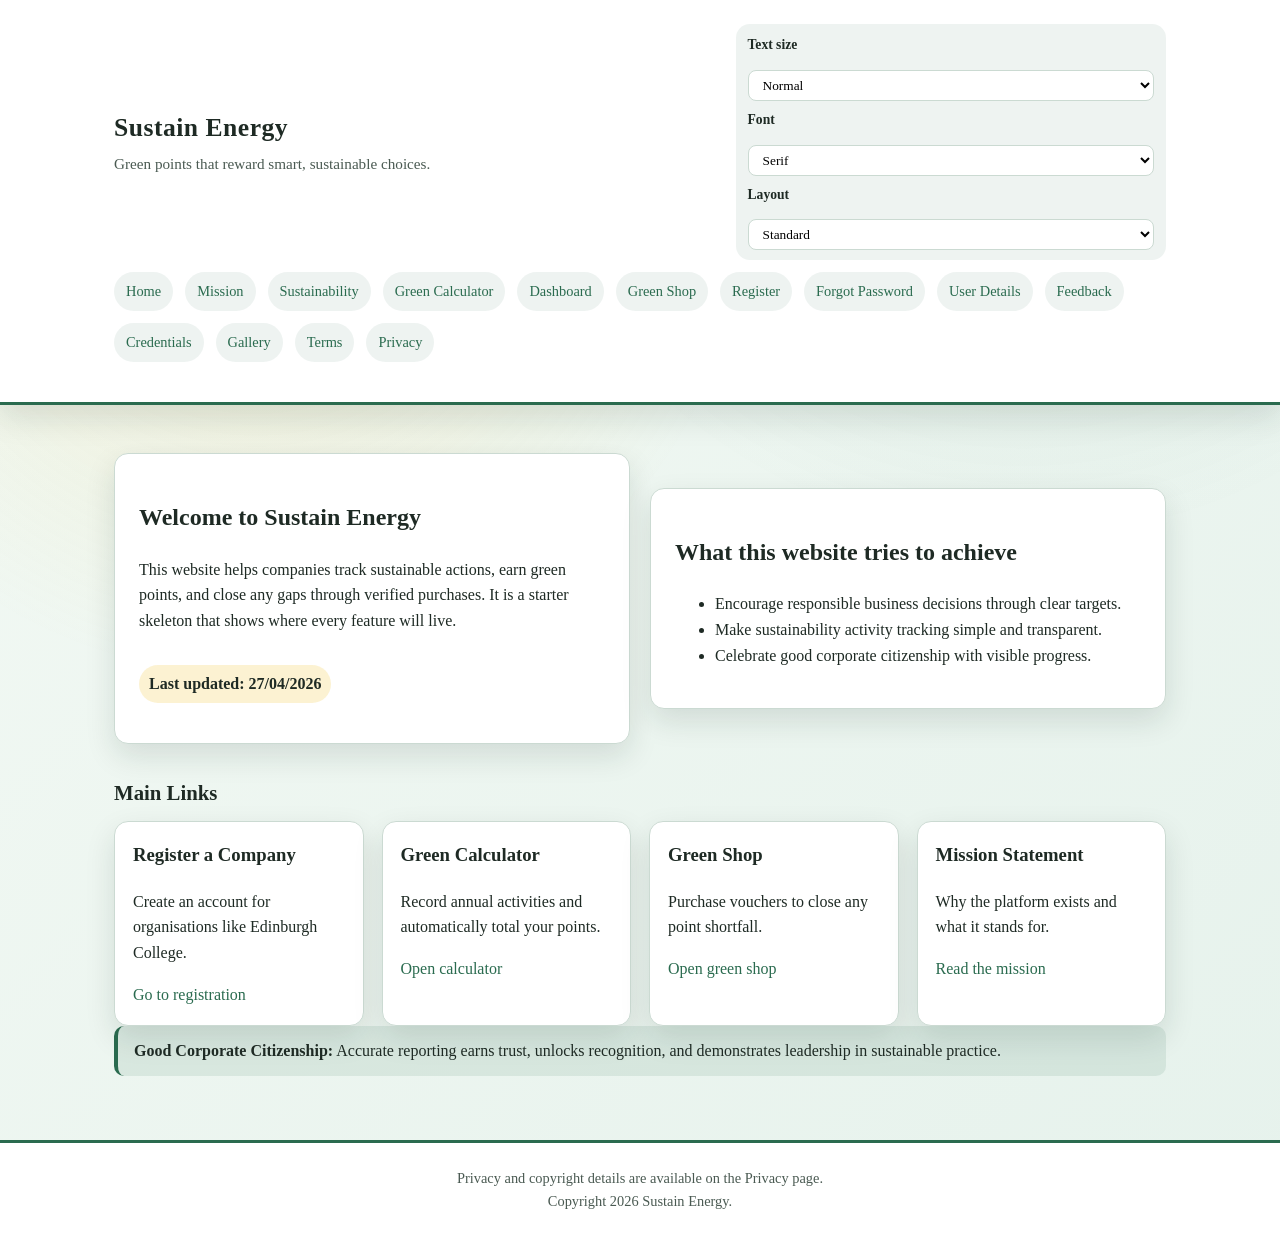
<file: SUSTAIN ENERGY/index.html>
<!doctype html>
<html lang="en-GB">
<head>
  <meta charset="utf-8">
  <meta name="viewport" content="width=device-width, initial-scale=1">
  <title>Sustain Energy | Home</title>
  <link rel="stylesheet" href="assets/css/styles.css">
  <script src="assets/js/app.js" defer></script>
</head>
<body class="fade-in">
  <header class="site-header">
    <div class="container">
      <div class="top-row">
        <div class="brand">
          <div class="brand-title">Sustain Energy</div>
          <div class="tagline">Green points that reward smart, sustainable choices.</div>
        </div>
        <div class="view-controls" aria-label="View controls">
          <label for="font-size">Text size</label>
          <select id="font-size">
            <option value="small">Small</option>
            <option value="normal" selected>Normal</option>
            <option value="large">Large</option>
          </select>
          <label for="font-family">Font</label>
          <select id="font-family">
            <option value="serif" selected>Serif</option>
            <option value="sans">Sans</option>
            <option value="mono">Mono</option>
          </select>
          <label for="layout-mode">Layout</label>
          <select id="layout-mode">
            <option value="standard" selected>Standard</option>
            <option value="compact">Compact</option>
            <option value="wide">Wide</option>
          </select>
        </div>
      </div>
      <nav class="site-nav" aria-label="Main navigation">
        <a href="index.html">Home</a>
        <a href="mission.html">Mission</a>
        <a href="sustainability.html">Sustainability</a>
        <a href="activities.html">Green Calculator</a>
        <a href="dashboard.html">Dashboard</a>
        <a href="shop.html">Green Shop</a>
        <a href="register.html">Register</a>
        <a href="forgot-password.html">Forgot Password</a>
        <a href="user-details.html">User Details</a>
        <a href="feedback.html">Feedback</a>
        <a href="credentials.html">Credentials</a>
        <a href="gallery.html">Gallery</a>
        <a href="terms.html">Terms</a>
        <a href="privacy.html">Privacy</a>
      </nav>
    </div>
  </header>

  <main class="container">
    <section class="hero">
      <div class="hero-card">
        <h1>Welcome to Sustain Energy</h1>
        <p>
          This website helps companies track sustainable actions, earn green points, and close any gaps
          through verified purchases. It is a starter skeleton that shows where every feature will live.
        </p>
        <p class="badge">Last updated: 27/04/2026</p>
      </div>
      <div class="hero-card">
        <h2>What this website tries to achieve</h2>
        <ul>
          <li>Encourage responsible business decisions through clear targets.</li>
          <li>Make sustainability activity tracking simple and transparent.</li>
          <li>Celebrate good corporate citizenship with visible progress.</li>
        </ul>
      </div>
    </section>

    <h2 class="section-title">Main Links</h2>
    <section class="card-grid">
      <article class="card">
        <h3>Register a Company</h3>
        <p>Create an account for organisations like Edinburgh College.</p>
        <a href="register.html">Go to registration</a>
      </article>
      <article class="card">
        <h3>Green Calculator</h3>
        <p>Record annual activities and automatically total your points.</p>
        <a href="activities.html">Open calculator</a>
      </article>
      <article class="card">
        <h3>Green Shop</h3>
        <p>Purchase vouchers to close any point shortfall.</p>
        <a href="shop.html">Open green shop</a>
      </article>
      <article class="card">
        <h3>Mission Statement</h3>
        <p>Why the platform exists and what it stands for.</p>
        <a href="mission.html">Read the mission</a>
      </article>
    </section>

    <section class="notice" aria-live="polite">
      <strong>Good Corporate Citizenship:</strong> Accurate reporting earns trust, unlocks recognition,
      and demonstrates leadership in sustainable practice.
    </section>
  </main>

  <footer class="site-footer">
    <div>Privacy and copyright details are available on the Privacy page.</div>
    <div>Copyright <span id="footer-year">2026</span> Sustain Energy.</div>
  </footer>
</body>
</html>
</file>
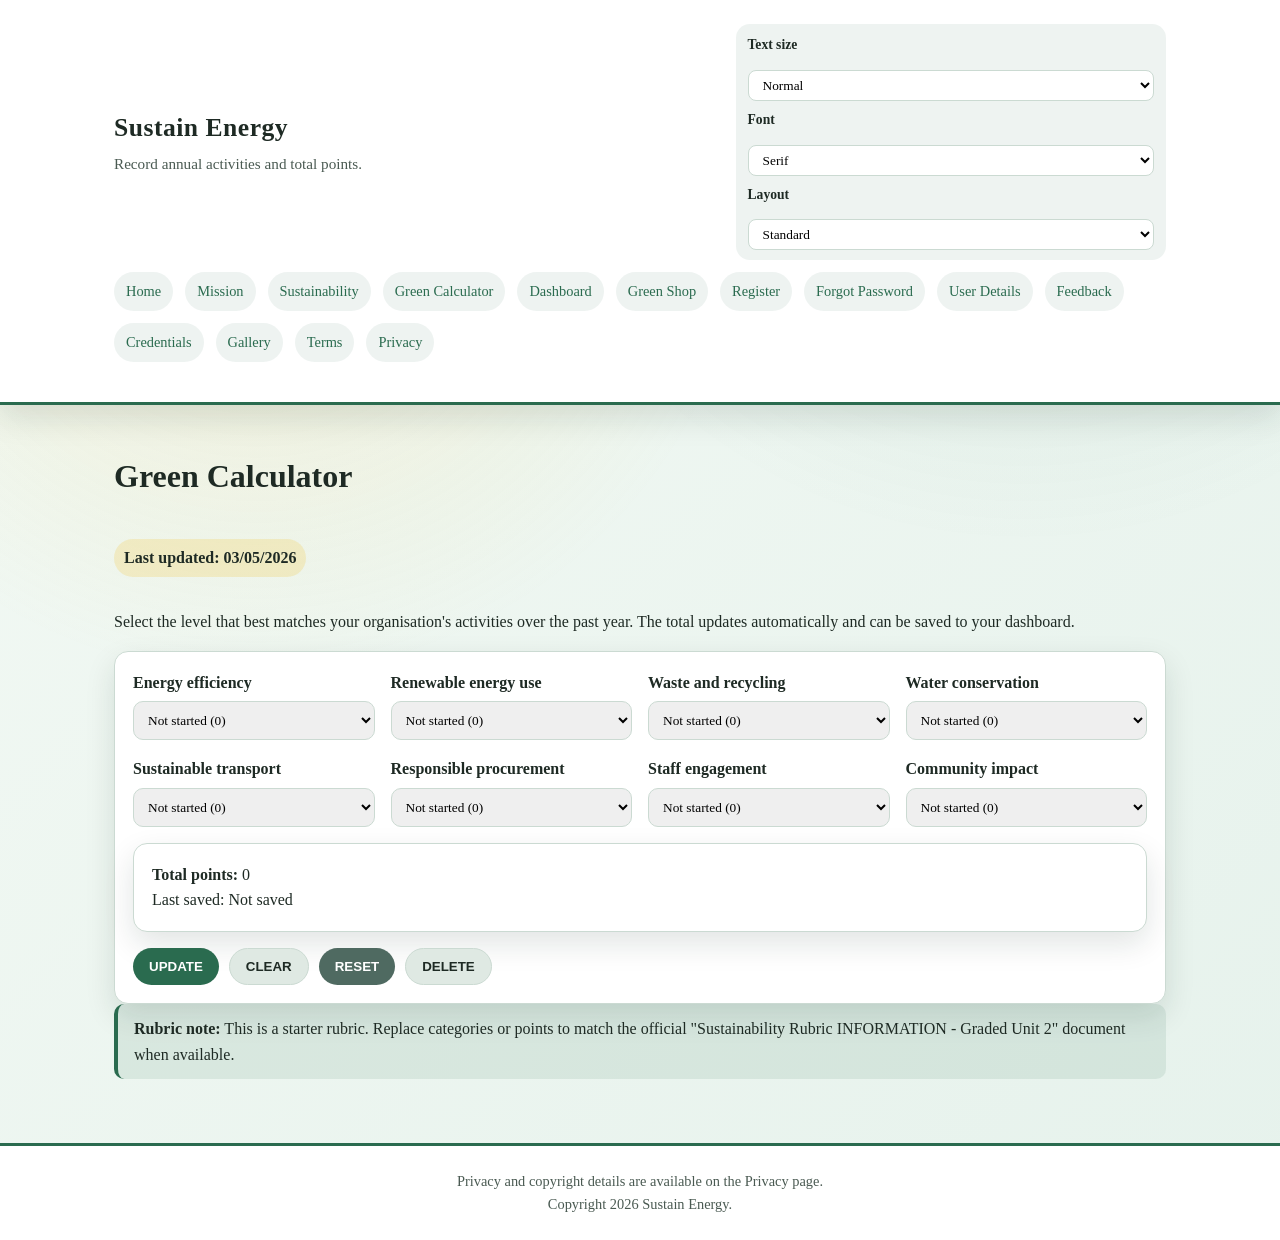
<file: SUSTAIN ENERGY/activities.html>
<!doctype html>
<html lang="en-GB">
<head>
  <meta charset="utf-8">
  <meta name="viewport" content="width=device-width, initial-scale=1">
  <title>Sustain Energy | Green Calculator</title>
  <link rel="stylesheet" href="assets/css/styles.css">
  <script src="assets/js/app.js" defer></script>
</head>
<body class="fade-in">
  <header class="site-header">
    <div class="container">
      <div class="top-row">
        <div class="brand">
          <div class="brand-title">Sustain Energy</div>
          <div class="tagline">Record annual activities and total points.</div>
        </div>
        <div class="view-controls" aria-label="View controls">
          <label for="font-size">Text size</label>
          <select id="font-size">
            <option value="small">Small</option>
            <option value="normal" selected>Normal</option>
            <option value="large">Large</option>
          </select>
          <label for="font-family">Font</label>
          <select id="font-family">
            <option value="serif" selected>Serif</option>
            <option value="sans">Sans</option>
            <option value="mono">Mono</option>
          </select>
          <label for="layout-mode">Layout</label>
          <select id="layout-mode">
            <option value="standard" selected>Standard</option>
            <option value="compact">Compact</option>
            <option value="wide">Wide</option>
          </select>
        </div>
      </div>
      <nav class="site-nav" aria-label="Main navigation">
        <a href="index.html">Home</a>
        <a href="mission.html">Mission</a>
        <a href="sustainability.html">Sustainability</a>
        <a href="activities.html">Green Calculator</a>
        <a href="dashboard.html">Dashboard</a>
        <a href="shop.html">Green Shop</a>
        <a href="register.html">Register</a>
        <a href="forgot-password.html">Forgot Password</a>
        <a href="user-details.html">User Details</a>
        <a href="feedback.html">Feedback</a>
        <a href="credentials.html">Credentials</a>
        <a href="gallery.html">Gallery</a>
        <a href="terms.html">Terms</a>
        <a href="privacy.html">Privacy</a>
      </nav>
    </div>
  </header>

  <main class="container">
    <h1>Green Calculator</h1>
    <p class="badge">Last updated: 03/05/2026</p>
    <p>
      Select the level that best matches your organisation's activities over the past year.
      The total updates automatically and can be saved to your dashboard.
    </p>

    <form id="green-form" class="card">
      <div class="form-grid">
        <div>
          <label for="energy">Energy efficiency</label>
          <select id="energy" data-points>
            <option value="none" data-points="0">Not started (0)</option>
            <option value="basic" data-points="5">Basic steps (5)</option>
            <option value="solid" data-points="10">Solid progress (10)</option>
            <option value="leading" data-points="15">Leading practice (15)</option>
          </select>
        </div>
        <div>
          <label for="renewables">Renewable energy use</label>
          <select id="renewables" data-points>
            <option value="none" data-points="0">Not started (0)</option>
            <option value="basic" data-points="5">Basic steps (5)</option>
            <option value="solid" data-points="10">Solid progress (10)</option>
            <option value="leading" data-points="15">Leading practice (15)</option>
          </select>
        </div>
        <div>
          <label for="waste">Waste and recycling</label>
          <select id="waste" data-points>
            <option value="none" data-points="0">Not started (0)</option>
            <option value="basic" data-points="5">Basic steps (5)</option>
            <option value="solid" data-points="10">Solid progress (10)</option>
            <option value="leading" data-points="15">Leading practice (15)</option>
          </select>
        </div>
        <div>
          <label for="water">Water conservation</label>
          <select id="water" data-points>
            <option value="none" data-points="0">Not started (0)</option>
            <option value="basic" data-points="5">Basic steps (5)</option>
            <option value="solid" data-points="10">Solid progress (10)</option>
            <option value="leading" data-points="15">Leading practice (15)</option>
          </select>
        </div>
        <div>
          <label for="transport">Sustainable transport</label>
          <select id="transport" data-points>
            <option value="none" data-points="0">Not started (0)</option>
            <option value="basic" data-points="5">Basic steps (5)</option>
            <option value="solid" data-points="10">Solid progress (10)</option>
            <option value="leading" data-points="15">Leading practice (15)</option>
          </select>
        </div>
        <div>
          <label for="procurement">Responsible procurement</label>
          <select id="procurement" data-points>
            <option value="none" data-points="0">Not started (0)</option>
            <option value="basic" data-points="5">Basic steps (5)</option>
            <option value="solid" data-points="10">Solid progress (10)</option>
            <option value="leading" data-points="15">Leading practice (15)</option>
          </select>
        </div>
        <div>
          <label for="engagement">Staff engagement</label>
          <select id="engagement" data-points>
            <option value="none" data-points="0">Not started (0)</option>
            <option value="basic" data-points="5">Basic steps (5)</option>
            <option value="solid" data-points="10">Solid progress (10)</option>
            <option value="leading" data-points="15">Leading practice (15)</option>
          </select>
        </div>
        <div>
          <label for="community">Community impact</label>
          <select id="community" data-points>
            <option value="none" data-points="0">Not started (0)</option>
            <option value="basic" data-points="5">Basic steps (5)</option>
            <option value="solid" data-points="10">Solid progress (10)</option>
            <option value="leading" data-points="15">Leading practice (15)</option>
          </select>
        </div>
      </div>

      <div class="card" style="margin-top:16px;">
        <strong>Total points:</strong> <span id="green-total">0</span>
        <div>Last saved: <span id="green-last-updated">Not saved</span></div>
      </div>

      <div class="btn-row">
        <button id="btn-update" class="btn" type="button">UPDATE</button>
        <button id="btn-clear" class="btn light" type="button">CLEAR</button>
        <button id="btn-reset" class="btn secondary" type="button">RESET</button>
        <button id="btn-delete" class="btn light" type="button">DELETE</button>
      </div>
    </form>

    <section class="notice">
      <strong>Rubric note:</strong> This is a starter rubric. Replace categories or points to match the official
      "Sustainability Rubric INFORMATION - Graded Unit 2" document when available.
    </section>
  </main>

  <footer class="site-footer">
    <div>Privacy and copyright details are available on the Privacy page.</div>
    <div>Copyright <span id="footer-year">2026</span> Sustain Energy.</div>
  </footer>
</body>
</html>
</file>
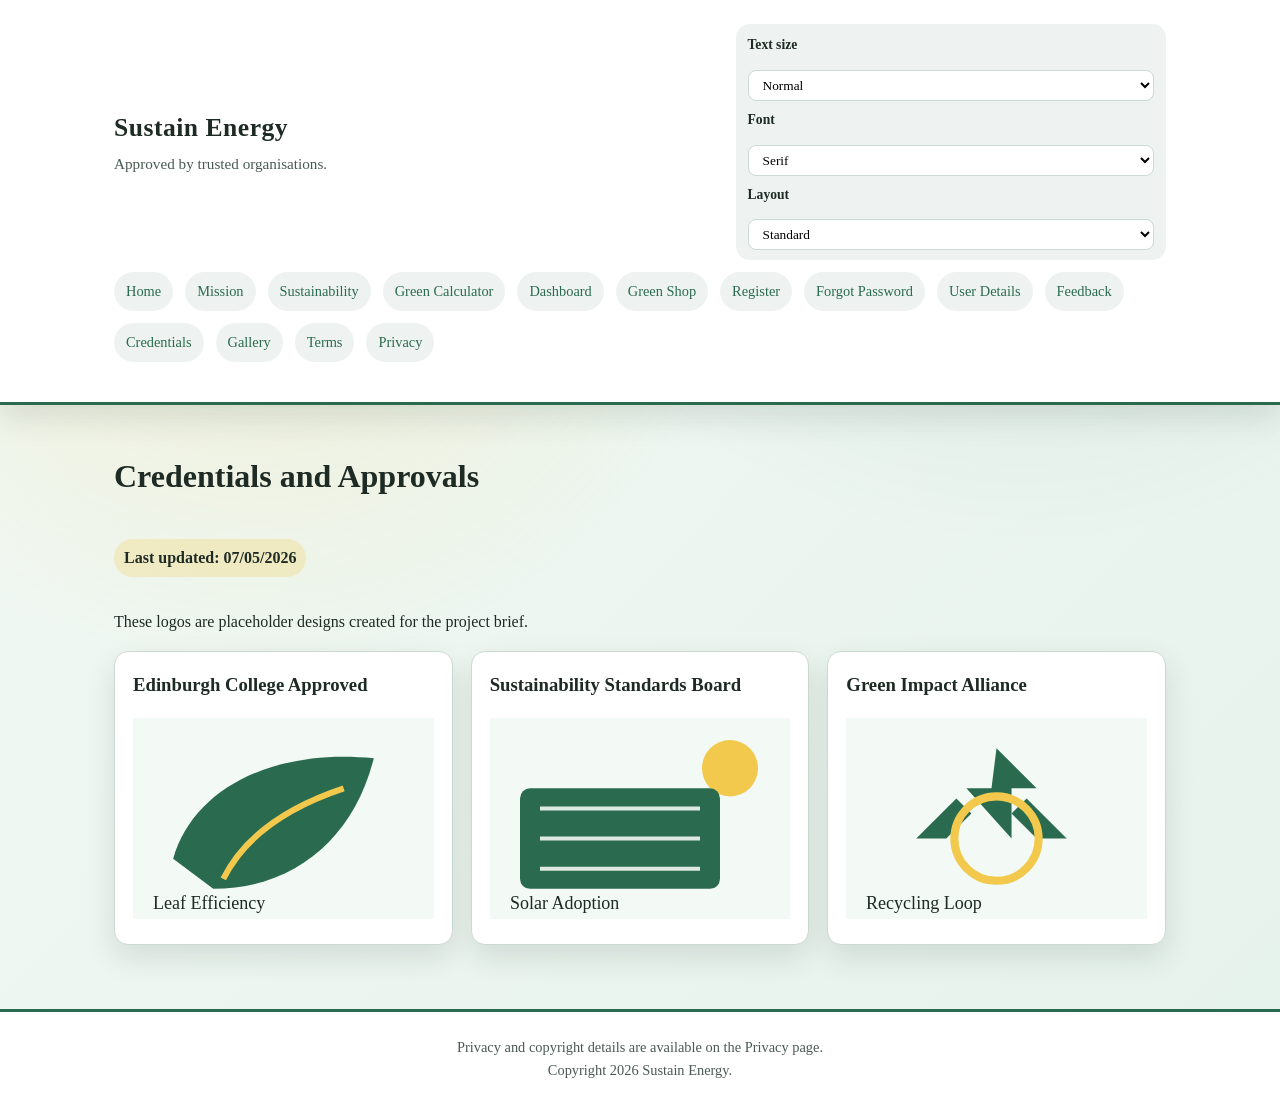
<file: SUSTAIN ENERGY/credentials.html>
<!doctype html>
<html lang="en-GB">
<head>
  <meta charset="utf-8">
  <meta name="viewport" content="width=device-width, initial-scale=1">
  <title>Sustain Energy | Credentials</title>
  <link rel="stylesheet" href="assets/css/styles.css">
  <script src="assets/js/app.js" defer></script>
</head>
<body class="fade-in">
  <header class="site-header">
    <div class="container">
      <div class="top-row">
        <div class="brand">
          <div class="brand-title">Sustain Energy</div>
          <div class="tagline">Approved by trusted organisations.</div>
        </div>
        <div class="view-controls" aria-label="View controls">
          <label for="font-size">Text size</label>
          <select id="font-size">
            <option value="small">Small</option>
            <option value="normal" selected>Normal</option>
            <option value="large">Large</option>
          </select>
          <label for="font-family">Font</label>
          <select id="font-family">
            <option value="serif" selected>Serif</option>
            <option value="sans">Sans</option>
            <option value="mono">Mono</option>
          </select>
          <label for="layout-mode">Layout</label>
          <select id="layout-mode">
            <option value="standard" selected>Standard</option>
            <option value="compact">Compact</option>
            <option value="wide">Wide</option>
          </select>
        </div>
      </div>
      <nav class="site-nav" aria-label="Main navigation">
        <a href="index.html">Home</a>
        <a href="mission.html">Mission</a>
        <a href="sustainability.html">Sustainability</a>
        <a href="activities.html">Green Calculator</a>
        <a href="dashboard.html">Dashboard</a>
        <a href="shop.html">Green Shop</a>
        <a href="register.html">Register</a>
        <a href="forgot-password.html">Forgot Password</a>
        <a href="user-details.html">User Details</a>
        <a href="feedback.html">Feedback</a>
        <a href="credentials.html">Credentials</a>
        <a href="gallery.html">Gallery</a>
        <a href="terms.html">Terms</a>
        <a href="privacy.html">Privacy</a>
      </nav>
    </div>
  </header>

  <main class="container">
    <h1>Credentials and Approvals</h1>
    <p class="badge">Last updated: 07/05/2026</p>
    <p>These logos are placeholder designs created for the project brief.</p>

    <section class="card-grid">
      <article class="card">
        <h3>Edinburgh College Approved</h3>
        <img src="assets/images/leaf.svg" alt="Edinburgh College approval logo">
      </article>
      <article class="card">
        <h3>Sustainability Standards Board</h3>
        <img src="assets/images/solar.svg" alt="Sustainability standards logo">
      </article>
      <article class="card">
        <h3>Green Impact Alliance</h3>
        <img src="assets/images/recycle.svg" alt="Green impact logo">
      </article>
    </section>
  </main>

  <footer class="site-footer">
    <div>Privacy and copyright details are available on the Privacy page.</div>
    <div>Copyright <span id="footer-year">2026</span> Sustain Energy.</div>
  </footer>
</body>
</html>
</file>
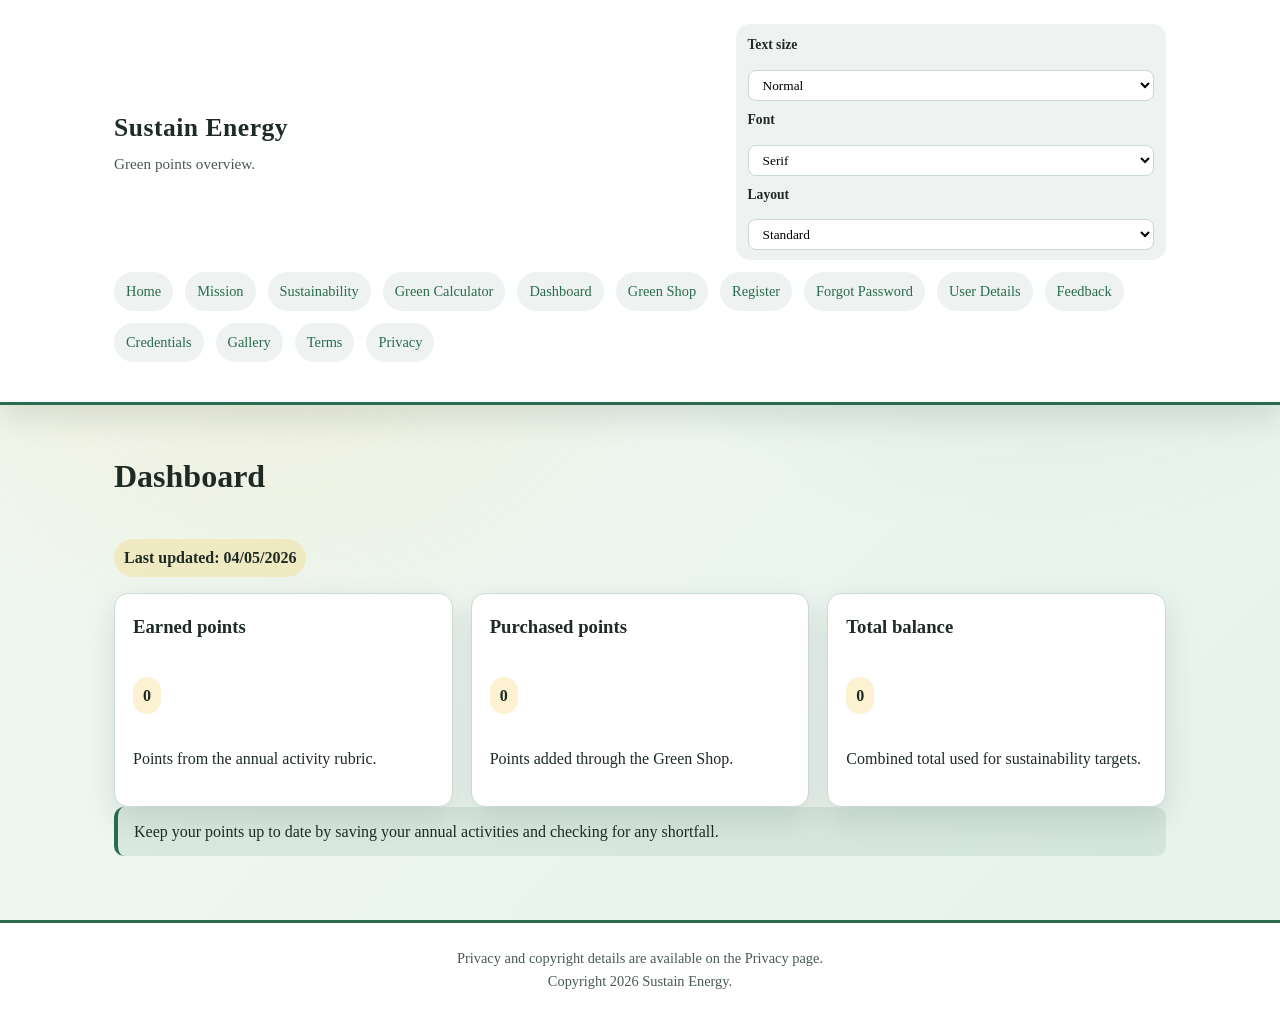
<file: SUSTAIN ENERGY/dashboard.html>
<!doctype html>
<html lang="en-GB">
<head>
  <meta charset="utf-8">
  <meta name="viewport" content="width=device-width, initial-scale=1">
  <title>Sustain Energy | Dashboard</title>
  <link rel="stylesheet" href="assets/css/styles.css">
  <script src="assets/js/app.js" defer></script>
</head>
<body class="fade-in">
  <header class="site-header">
    <div class="container">
      <div class="top-row">
        <div class="brand">
          <div class="brand-title">Sustain Energy</div>
          <div class="tagline">Green points overview.</div>
        </div>
        <div class="view-controls" aria-label="View controls">
          <label for="font-size">Text size</label>
          <select id="font-size">
            <option value="small">Small</option>
            <option value="normal" selected>Normal</option>
            <option value="large">Large</option>
          </select>
          <label for="font-family">Font</label>
          <select id="font-family">
            <option value="serif" selected>Serif</option>
            <option value="sans">Sans</option>
            <option value="mono">Mono</option>
          </select>
          <label for="layout-mode">Layout</label>
          <select id="layout-mode">
            <option value="standard" selected>Standard</option>
            <option value="compact">Compact</option>
            <option value="wide">Wide</option>
          </select>
        </div>
      </div>
      <nav class="site-nav" aria-label="Main navigation">
        <a href="index.html">Home</a>
        <a href="mission.html">Mission</a>
        <a href="sustainability.html">Sustainability</a>
        <a href="activities.html">Green Calculator</a>
        <a href="dashboard.html">Dashboard</a>
        <a href="shop.html">Green Shop</a>
        <a href="register.html">Register</a>
        <a href="forgot-password.html">Forgot Password</a>
        <a href="user-details.html">User Details</a>
        <a href="feedback.html">Feedback</a>
        <a href="credentials.html">Credentials</a>
        <a href="gallery.html">Gallery</a>
        <a href="terms.html">Terms</a>
        <a href="privacy.html">Privacy</a>
      </nav>
    </div>
  </header>

  <main class="container">
    <h1>Dashboard</h1>
    <p class="badge">Last updated: 04/05/2026</p>

    <section class="card-grid">
      <article class="card">
        <h3>Earned points</h3>
        <p class="badge"><span id="dashboard-earned">0</span></p>
        <p>Points from the annual activity rubric.</p>
      </article>
      <article class="card">
        <h3>Purchased points</h3>
        <p class="badge"><span id="dashboard-purchased">0</span></p>
        <p>Points added through the Green Shop.</p>
      </article>
      <article class="card">
        <h3>Total balance</h3>
        <p class="badge"><span id="dashboard-total">0</span></p>
        <p>Combined total used for sustainability targets.</p>
      </article>
    </section>

    <section class="notice">
      Keep your points up to date by saving your annual activities and checking for any shortfall.
    </section>
  </main>

  <footer class="site-footer">
    <div>Privacy and copyright details are available on the Privacy page.</div>
    <div>Copyright <span id="footer-year">2026</span> Sustain Energy.</div>
  </footer>
</body>
</html>
</file>
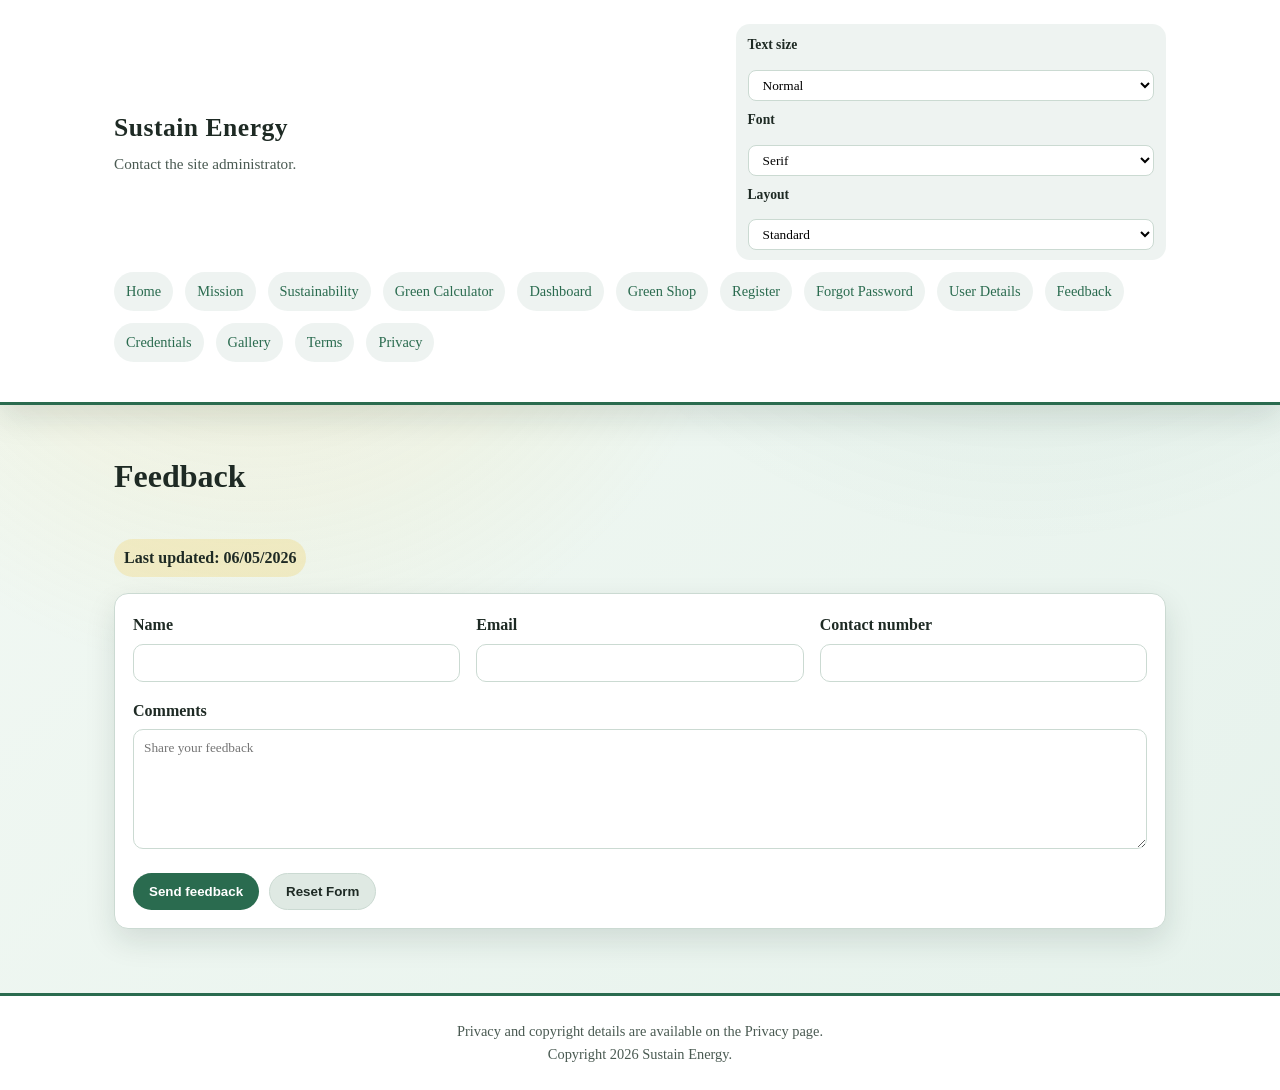
<file: SUSTAIN ENERGY/feedback.html>
<!doctype html>
<html lang="en-GB">
<head>
  <meta charset="utf-8">
  <meta name="viewport" content="width=device-width, initial-scale=1">
  <title>Sustain Energy | Feedback</title>
  <link rel="stylesheet" href="assets/css/styles.css">
  <script src="assets/js/app.js" defer></script>
</head>
<body class="fade-in">
  <header class="site-header">
    <div class="container">
      <div class="top-row">
        <div class="brand">
          <div class="brand-title">Sustain Energy</div>
          <div class="tagline">Contact the site administrator.</div>
        </div>
        <div class="view-controls" aria-label="View controls">
          <label for="font-size">Text size</label>
          <select id="font-size">
            <option value="small">Small</option>
            <option value="normal" selected>Normal</option>
            <option value="large">Large</option>
          </select>
          <label for="font-family">Font</label>
          <select id="font-family">
            <option value="serif" selected>Serif</option>
            <option value="sans">Sans</option>
            <option value="mono">Mono</option>
          </select>
          <label for="layout-mode">Layout</label>
          <select id="layout-mode">
            <option value="standard" selected>Standard</option>
            <option value="compact">Compact</option>
            <option value="wide">Wide</option>
          </select>
        </div>
      </div>
      <nav class="site-nav" aria-label="Main navigation">
        <a href="index.html">Home</a>
        <a href="mission.html">Mission</a>
        <a href="sustainability.html">Sustainability</a>
        <a href="activities.html">Green Calculator</a>
        <a href="dashboard.html">Dashboard</a>
        <a href="shop.html">Green Shop</a>
        <a href="register.html">Register</a>
        <a href="forgot-password.html">Forgot Password</a>
        <a href="user-details.html">User Details</a>
        <a href="feedback.html">Feedback</a>
        <a href="credentials.html">Credentials</a>
        <a href="gallery.html">Gallery</a>
        <a href="terms.html">Terms</a>
        <a href="privacy.html">Privacy</a>
      </nav>
    </div>
  </header>

  <main class="container">
    <h1>Feedback</h1>
    <p class="badge">Last updated: 06/05/2026</p>

    <form class="card" action="backend/feedback.php" method="post">
      <div class="form-grid">
        <div>
          <label for="name">Name</label>
          <input id="name" name="name" type="text" required>
        </div>
        <div>
          <label for="email">Email</label>
          <input id="email" name="email" type="email" required>
        </div>
        <div>
          <label for="phone">Contact number</label>
          <input id="phone" name="phone" type="tel" required>
        </div>
      </div>
      <div style="margin-top:16px;">
        <label for="comments">Comments</label>
        <textarea id="comments" name="comments" placeholder="Share your feedback"></textarea>
      </div>
      <div class="btn-row">
        <button class="btn" type="submit">Send feedback</button>
        <button class="btn light" type="reset">Reset Form</button>
      </div>
    </form>
  </main>

  <footer class="site-footer">
    <div>Privacy and copyright details are available on the Privacy page.</div>
    <div>Copyright <span id="footer-year">2026</span> Sustain Energy.</div>
  </footer>
</body>
</html>
</file>
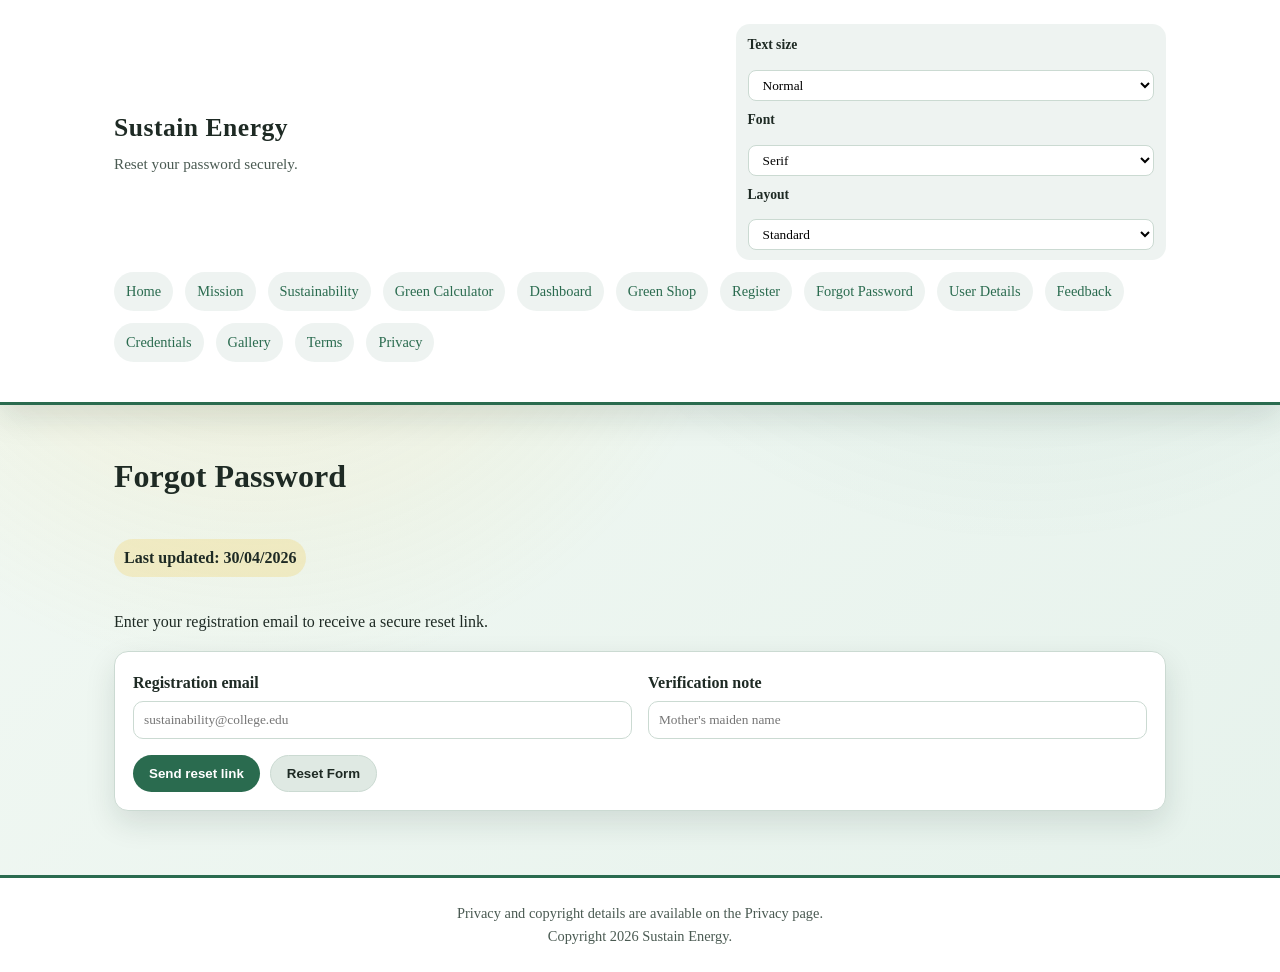
<file: SUSTAIN ENERGY/forgot-password.html>
<!doctype html>
<html lang="en-GB">
<head>
  <meta charset="utf-8">
  <meta name="viewport" content="width=device-width, initial-scale=1">
  <title>Sustain Energy | Forgot Password</title>
  <link rel="stylesheet" href="assets/css/styles.css">
  <script src="assets/js/app.js" defer></script>
</head>
<body class="fade-in">
  <header class="site-header">
    <div class="container">
      <div class="top-row">
        <div class="brand">
          <div class="brand-title">Sustain Energy</div>
          <div class="tagline">Reset your password securely.</div>
        </div>
        <div class="view-controls" aria-label="View controls">
          <label for="font-size">Text size</label>
          <select id="font-size">
            <option value="small">Small</option>
            <option value="normal" selected>Normal</option>
            <option value="large">Large</option>
          </select>
          <label for="font-family">Font</label>
          <select id="font-family">
            <option value="serif" selected>Serif</option>
            <option value="sans">Sans</option>
            <option value="mono">Mono</option>
          </select>
          <label for="layout-mode">Layout</label>
          <select id="layout-mode">
            <option value="standard" selected>Standard</option>
            <option value="compact">Compact</option>
            <option value="wide">Wide</option>
          </select>
        </div>
      </div>
      <nav class="site-nav" aria-label="Main navigation">
        <a href="index.html">Home</a>
        <a href="mission.html">Mission</a>
        <a href="sustainability.html">Sustainability</a>
        <a href="activities.html">Green Calculator</a>
        <a href="dashboard.html">Dashboard</a>
        <a href="shop.html">Green Shop</a>
        <a href="register.html">Register</a>
        <a href="forgot-password.html">Forgot Password</a>
        <a href="user-details.html">User Details</a>
        <a href="feedback.html">Feedback</a>
        <a href="credentials.html">Credentials</a>
        <a href="gallery.html">Gallery</a>
        <a href="terms.html">Terms</a>
        <a href="privacy.html">Privacy</a>
      </nav>
    </div>
  </header>

  <main class="container">
    <h1>Forgot Password</h1>
    <p class="badge">Last updated: 30/04/2026</p>
    <p>Enter your registration email to receive a secure reset link.</p>

    <form class="card" action="backend/reset.php" method="post">
      <div class="form-grid">
        <div>
          <label for="reset-email">Registration email</label>
          <input id="reset-email" name="reset_email" type="email" placeholder="sustainability@college.edu" required>
        </div>
        <div>
          <label for="verification">Verification note</label>
          <input id="verification" name="verification" type="text" placeholder="Mother's maiden name" required>
        </div>
      </div>
      <div class="btn-row">
        <button class="btn" type="submit">Send reset link</button>
        <button class="btn light" type="reset">Reset Form</button>
      </div>
    </form>
  </main>

  <footer class="site-footer">
    <div>Privacy and copyright details are available on the Privacy page.</div>
    <div>Copyright <span id="footer-year">2026</span> Sustain Energy.</div>
  </footer>
</body>
</html>
</file>
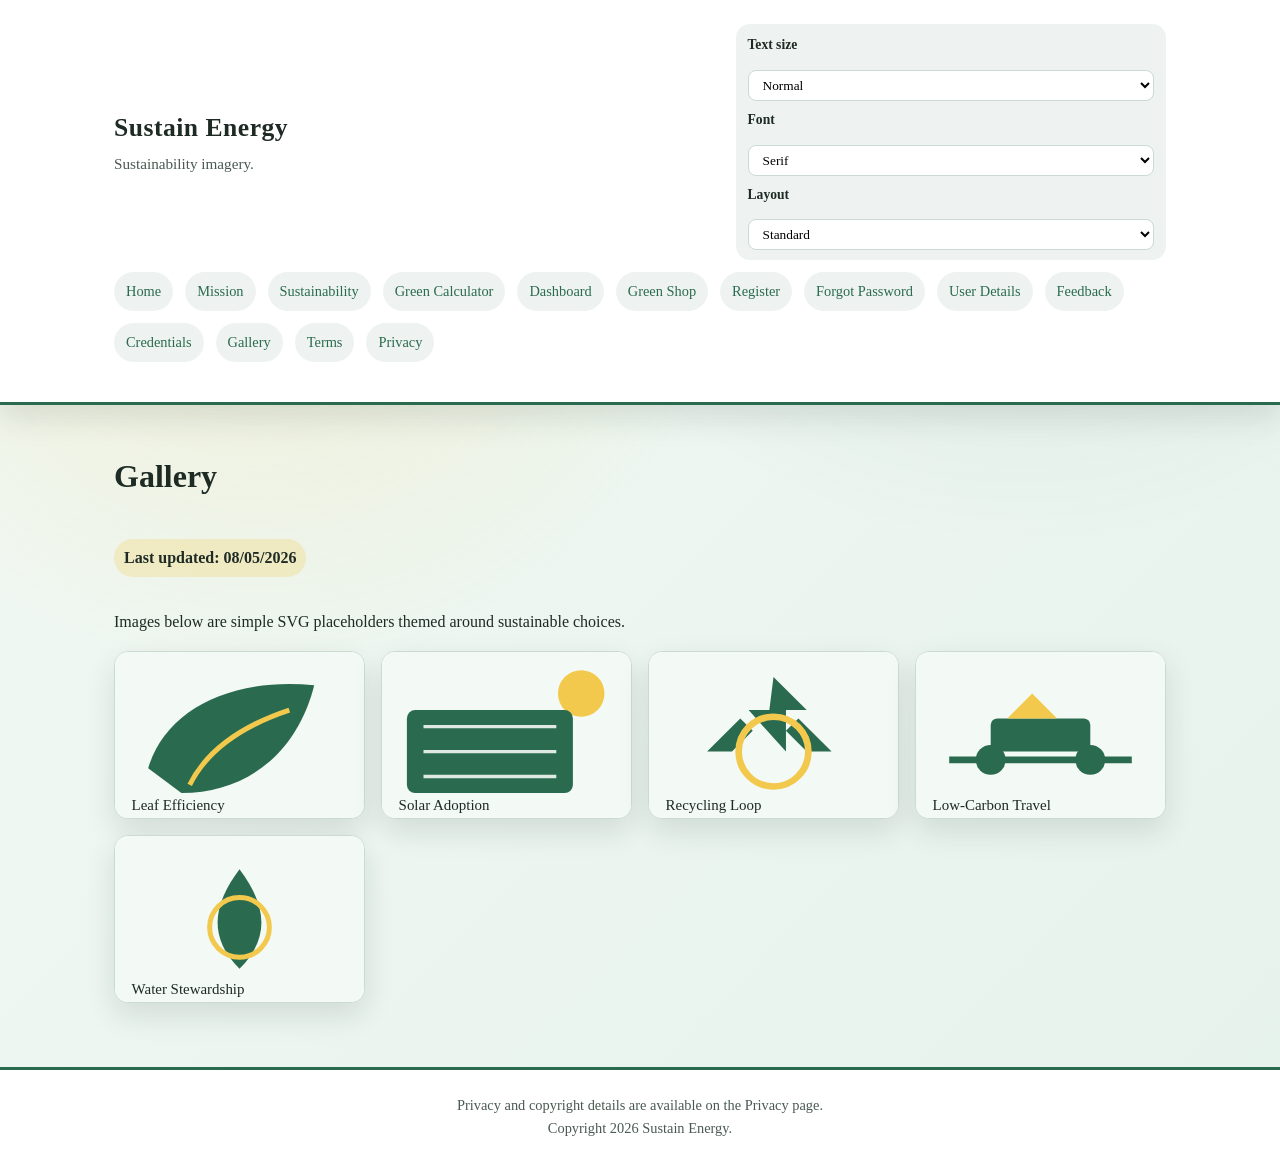
<file: SUSTAIN ENERGY/gallery.html>
<!doctype html>
<html lang="en-GB">
<head>
  <meta charset="utf-8">
  <meta name="viewport" content="width=device-width, initial-scale=1">
  <title>Sustain Energy | Gallery</title>
  <link rel="stylesheet" href="assets/css/styles.css">
  <script src="assets/js/app.js" defer></script>
</head>
<body class="fade-in">
  <header class="site-header">
    <div class="container">
      <div class="top-row">
        <div class="brand">
          <div class="brand-title">Sustain Energy</div>
          <div class="tagline">Sustainability imagery.</div>
        </div>
        <div class="view-controls" aria-label="View controls">
          <label for="font-size">Text size</label>
          <select id="font-size">
            <option value="small">Small</option>
            <option value="normal" selected>Normal</option>
            <option value="large">Large</option>
          </select>
          <label for="font-family">Font</label>
          <select id="font-family">
            <option value="serif" selected>Serif</option>
            <option value="sans">Sans</option>
            <option value="mono">Mono</option>
          </select>
          <label for="layout-mode">Layout</label>
          <select id="layout-mode">
            <option value="standard" selected>Standard</option>
            <option value="compact">Compact</option>
            <option value="wide">Wide</option>
          </select>
        </div>
      </div>
      <nav class="site-nav" aria-label="Main navigation">
        <a href="index.html">Home</a>
        <a href="mission.html">Mission</a>
        <a href="sustainability.html">Sustainability</a>
        <a href="activities.html">Green Calculator</a>
        <a href="dashboard.html">Dashboard</a>
        <a href="shop.html">Green Shop</a>
        <a href="register.html">Register</a>
        <a href="forgot-password.html">Forgot Password</a>
        <a href="user-details.html">User Details</a>
        <a href="feedback.html">Feedback</a>
        <a href="credentials.html">Credentials</a>
        <a href="gallery.html">Gallery</a>
        <a href="terms.html">Terms</a>
        <a href="privacy.html">Privacy</a>
      </nav>
    </div>
  </header>

  <main class="container">
    <h1>Gallery</h1>
    <p class="badge">Last updated: 08/05/2026</p>
    <p>Images below are simple SVG placeholders themed around sustainable choices.</p>

    <section class="gallery">
      <img src="assets/images/leaf.svg" alt="Leaf illustration">
      <img src="assets/images/solar.svg" alt="Solar panel illustration">
      <img src="assets/images/recycle.svg" alt="Recycling illustration">
      <img src="assets/images/transport.svg" alt="Low-carbon travel illustration">
      <img src="assets/images/water.svg" alt="Water stewardship illustration">
    </section>
  </main>

  <footer class="site-footer">
    <div>Privacy and copyright details are available on the Privacy page.</div>
    <div>Copyright <span id="footer-year">2026</span> Sustain Energy.</div>
  </footer>
</body>
</html>
</file>
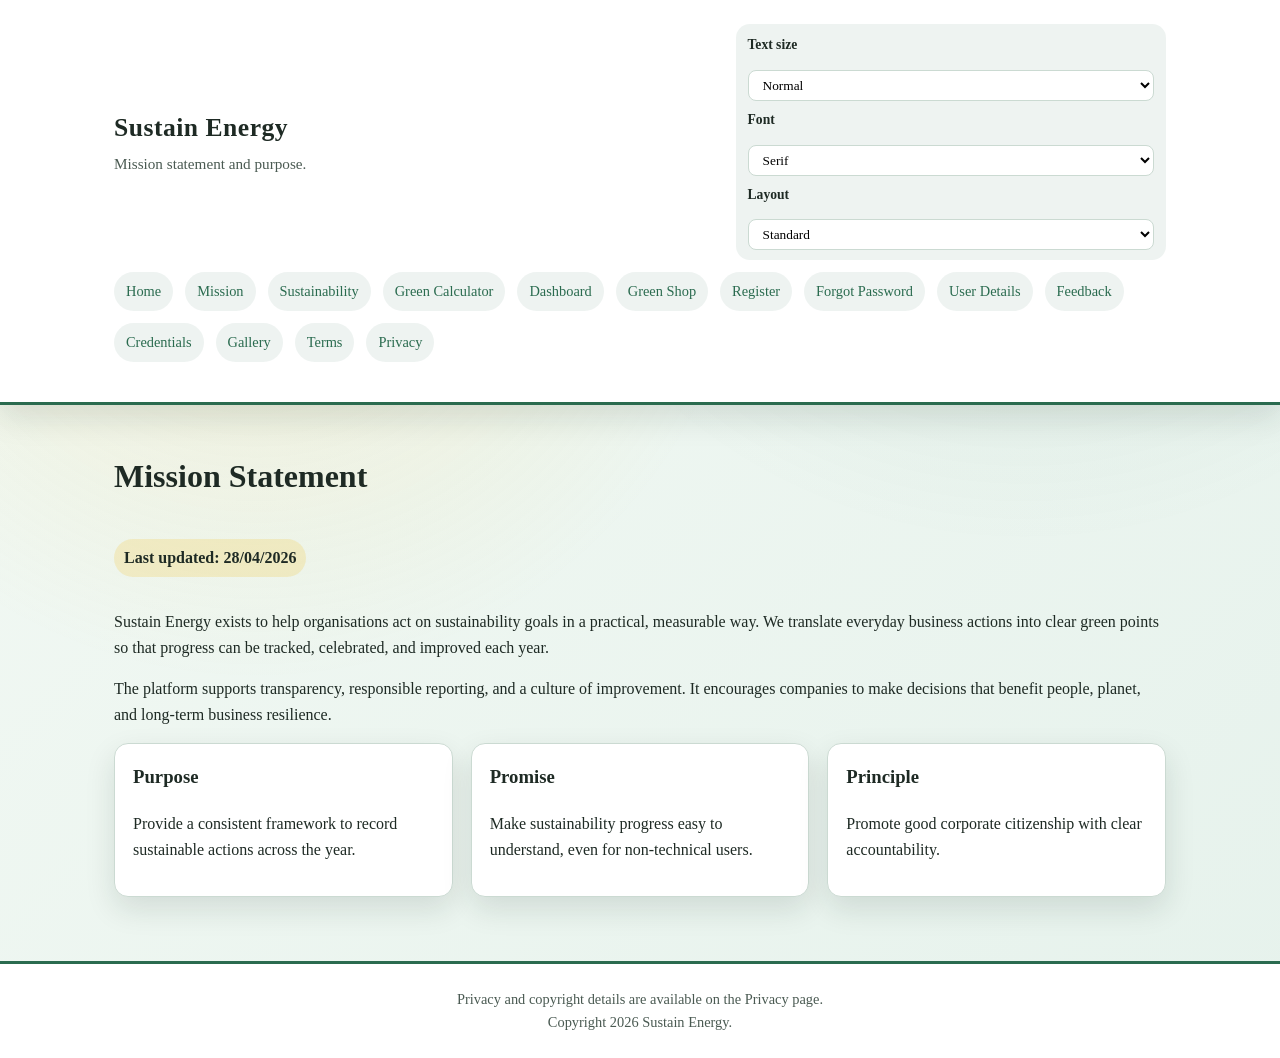
<file: SUSTAIN ENERGY/mission.html>
<!doctype html>
<html lang="en-GB">
<head>
  <meta charset="utf-8">
  <meta name="viewport" content="width=device-width, initial-scale=1">
  <title>Sustain Energy | Mission</title>
  <link rel="stylesheet" href="assets/css/styles.css">
  <script src="assets/js/app.js" defer></script>
</head>
<body class="fade-in">
  <header class="site-header">
    <div class="container">
      <div class="top-row">
        <div class="brand">
          <div class="brand-title">Sustain Energy</div>
          <div class="tagline">Mission statement and purpose.</div>
        </div>
        <div class="view-controls" aria-label="View controls">
          <label for="font-size">Text size</label>
          <select id="font-size">
            <option value="small">Small</option>
            <option value="normal" selected>Normal</option>
            <option value="large">Large</option>
          </select>
          <label for="font-family">Font</label>
          <select id="font-family">
            <option value="serif" selected>Serif</option>
            <option value="sans">Sans</option>
            <option value="mono">Mono</option>
          </select>
          <label for="layout-mode">Layout</label>
          <select id="layout-mode">
            <option value="standard" selected>Standard</option>
            <option value="compact">Compact</option>
            <option value="wide">Wide</option>
          </select>
        </div>
      </div>
      <nav class="site-nav" aria-label="Main navigation">
        <a href="index.html">Home</a>
        <a href="mission.html">Mission</a>
        <a href="sustainability.html">Sustainability</a>
        <a href="activities.html">Green Calculator</a>
        <a href="dashboard.html">Dashboard</a>
        <a href="shop.html">Green Shop</a>
        <a href="register.html">Register</a>
        <a href="forgot-password.html">Forgot Password</a>
        <a href="user-details.html">User Details</a>
        <a href="feedback.html">Feedback</a>
        <a href="credentials.html">Credentials</a>
        <a href="gallery.html">Gallery</a>
        <a href="terms.html">Terms</a>
        <a href="privacy.html">Privacy</a>
      </nav>
    </div>
  </header>

  <main class="container">
    <h1>Mission Statement</h1>
    <p class="badge">Last updated: 28/04/2026</p>
    <p>
      Sustain Energy exists to help organisations act on sustainability goals in a practical, measurable way.
      We translate everyday business actions into clear green points so that progress can be tracked,
      celebrated, and improved each year.
    </p>
    <p>
      The platform supports transparency, responsible reporting, and a culture of improvement. It encourages
      companies to make decisions that benefit people, planet, and long-term business resilience.
    </p>
    <section class="card-grid">
      <article class="card">
        <h3>Purpose</h3>
        <p>Provide a consistent framework to record sustainable actions across the year.</p>
      </article>
      <article class="card">
        <h3>Promise</h3>
        <p>Make sustainability progress easy to understand, even for non-technical users.</p>
      </article>
      <article class="card">
        <h3>Principle</h3>
        <p>Promote good corporate citizenship with clear accountability.</p>
      </article>
    </section>
  </main>

  <footer class="site-footer">
    <div>Privacy and copyright details are available on the Privacy page.</div>
    <div>Copyright <span id="footer-year">2026</span> Sustain Energy.</div>
  </footer>
</body>
</html>
</file>
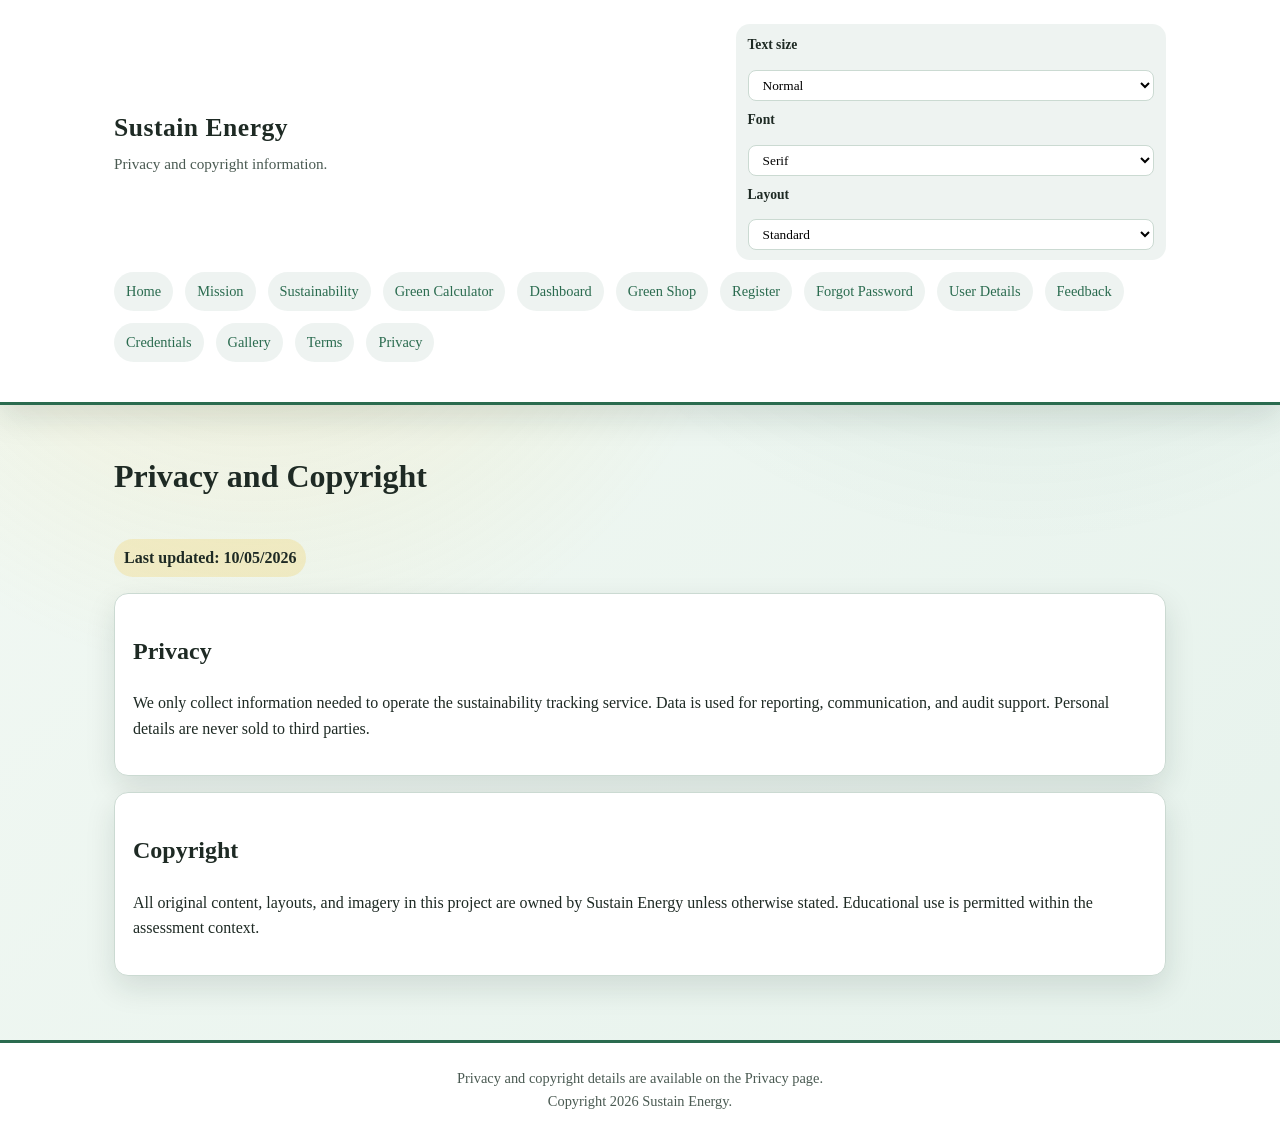
<file: SUSTAIN ENERGY/privacy.html>
<!doctype html>
<html lang="en-GB">
<head>
  <meta charset="utf-8">
  <meta name="viewport" content="width=device-width, initial-scale=1">
  <title>Sustain Energy | Privacy</title>
  <link rel="stylesheet" href="assets/css/styles.css">
  <script src="assets/js/app.js" defer></script>
</head>
<body class="fade-in">
  <header class="site-header">
    <div class="container">
      <div class="top-row">
        <div class="brand">
          <div class="brand-title">Sustain Energy</div>
          <div class="tagline">Privacy and copyright information.</div>
        </div>
        <div class="view-controls" aria-label="View controls">
          <label for="font-size">Text size</label>
          <select id="font-size">
            <option value="small">Small</option>
            <option value="normal" selected>Normal</option>
            <option value="large">Large</option>
          </select>
          <label for="font-family">Font</label>
          <select id="font-family">
            <option value="serif" selected>Serif</option>
            <option value="sans">Sans</option>
            <option value="mono">Mono</option>
          </select>
          <label for="layout-mode">Layout</label>
          <select id="layout-mode">
            <option value="standard" selected>Standard</option>
            <option value="compact">Compact</option>
            <option value="wide">Wide</option>
          </select>
        </div>
      </div>
      <nav class="site-nav" aria-label="Main navigation">
        <a href="index.html">Home</a>
        <a href="mission.html">Mission</a>
        <a href="sustainability.html">Sustainability</a>
        <a href="activities.html">Green Calculator</a>
        <a href="dashboard.html">Dashboard</a>
        <a href="shop.html">Green Shop</a>
        <a href="register.html">Register</a>
        <a href="forgot-password.html">Forgot Password</a>
        <a href="user-details.html">User Details</a>
        <a href="feedback.html">Feedback</a>
        <a href="credentials.html">Credentials</a>
        <a href="gallery.html">Gallery</a>
        <a href="terms.html">Terms</a>
        <a href="privacy.html">Privacy</a>
      </nav>
    </div>
  </header>

  <main class="container">
    <h1>Privacy and Copyright</h1>
    <p class="badge">Last updated: 10/05/2026</p>

    <section class="card">
      <h2>Privacy</h2>
      <p>
        We only collect information needed to operate the sustainability tracking service.
        Data is used for reporting, communication, and audit support. Personal details are
        never sold to third parties.
      </p>
    </section>

    <section class="card" style="margin-top:16px;">
      <h2>Copyright</h2>
      <p>
        All original content, layouts, and imagery in this project are owned by Sustain Energy
        unless otherwise stated. Educational use is permitted within the assessment context.
      </p>
    </section>
  </main>

  <footer class="site-footer">
    <div>Privacy and copyright details are available on the Privacy page.</div>
    <div>Copyright <span id="footer-year">2026</span> Sustain Energy.</div>
  </footer>
</body>
</html>
</file>
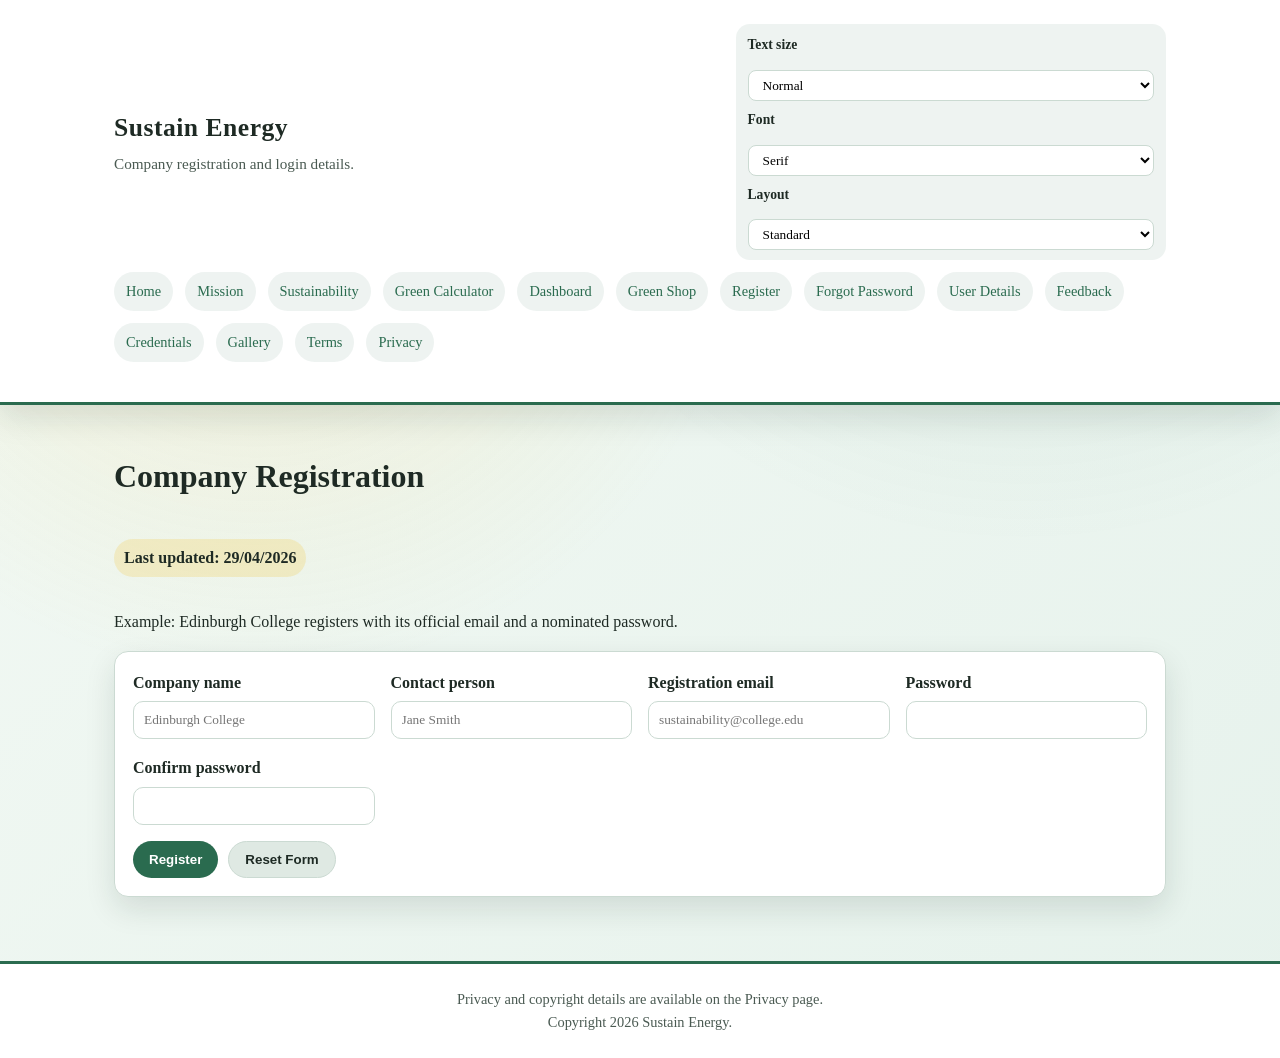
<file: SUSTAIN ENERGY/register.html>
<!doctype html>
<html lang="en-GB">
<head>
  <meta charset="utf-8">
  <meta name="viewport" content="width=device-width, initial-scale=1">
  <title>Sustain Energy | Register</title>
  <link rel="stylesheet" href="assets/css/styles.css">
  <script src="assets/js/app.js" defer></script>
</head>
<body class="fade-in">
  <header class="site-header">
    <div class="container">
      <div class="top-row">
        <div class="brand">
          <div class="brand-title">Sustain Energy</div>
          <div class="tagline">Company registration and login details.</div>
        </div>
        <div class="view-controls" aria-label="View controls">
          <label for="font-size">Text size</label>
          <select id="font-size">
            <option value="small">Small</option>
            <option value="normal" selected>Normal</option>
            <option value="large">Large</option>
          </select>
          <label for="font-family">Font</label>
          <select id="font-family">
            <option value="serif" selected>Serif</option>
            <option value="sans">Sans</option>
            <option value="mono">Mono</option>
          </select>
          <label for="layout-mode">Layout</label>
          <select id="layout-mode">
            <option value="standard" selected>Standard</option>
            <option value="compact">Compact</option>
            <option value="wide">Wide</option>
          </select>
        </div>
      </div>
      <nav class="site-nav" aria-label="Main navigation">
        <a href="index.html">Home</a>
        <a href="mission.html">Mission</a>
        <a href="sustainability.html">Sustainability</a>
        <a href="activities.html">Green Calculator</a>
        <a href="dashboard.html">Dashboard</a>
        <a href="shop.html">Green Shop</a>
        <a href="register.html">Register</a>
        <a href="forgot-password.html">Forgot Password</a>
        <a href="user-details.html">User Details</a>
        <a href="feedback.html">Feedback</a>
        <a href="credentials.html">Credentials</a>
        <a href="gallery.html">Gallery</a>
        <a href="terms.html">Terms</a>
        <a href="privacy.html">Privacy</a>
      </nav>
    </div>
  </header>

  <main class="container">
    <h1>Company Registration</h1>
    <p class="badge">Last updated: 29/04/2026</p>
    <p>Example: Edinburgh College registers with its official email and a nominated password.</p>

    <form class="card" action="backend/register.php" method="post">
      <div class="form-grid">
        <div>
          <label for="company-name">Company name</label>
          <input id="company-name" name="company_name" type="text" placeholder="Edinburgh College" required>
        </div>
        <div>
          <label for="contact-person">Contact person</label>
          <input id="contact-person" name="contact_person" type="text" placeholder="Jane Smith" required>
        </div>
        <div>
          <label for="email">Registration email</label>
          <input id="email" name="email" type="email" placeholder="sustainability@college.edu" required>
        </div>
        <div>
          <label for="password">Password</label>
          <input id="password" name="password" type="password" required>
        </div>
        <div>
          <label for="confirm-password">Confirm password</label>
          <input id="confirm-password" name="confirm_password" type="password" required>
        </div>
      </div>
      <div class="btn-row">
        <button class="btn" type="submit">Register</button>
        <button class="btn light" type="reset">Reset Form</button>
      </div>
    </form>
  </main>

  <footer class="site-footer">
    <div>Privacy and copyright details are available on the Privacy page.</div>
    <div>Copyright <span id="footer-year">2026</span> Sustain Energy.</div>
  </footer>
</body>
</html>
</file>
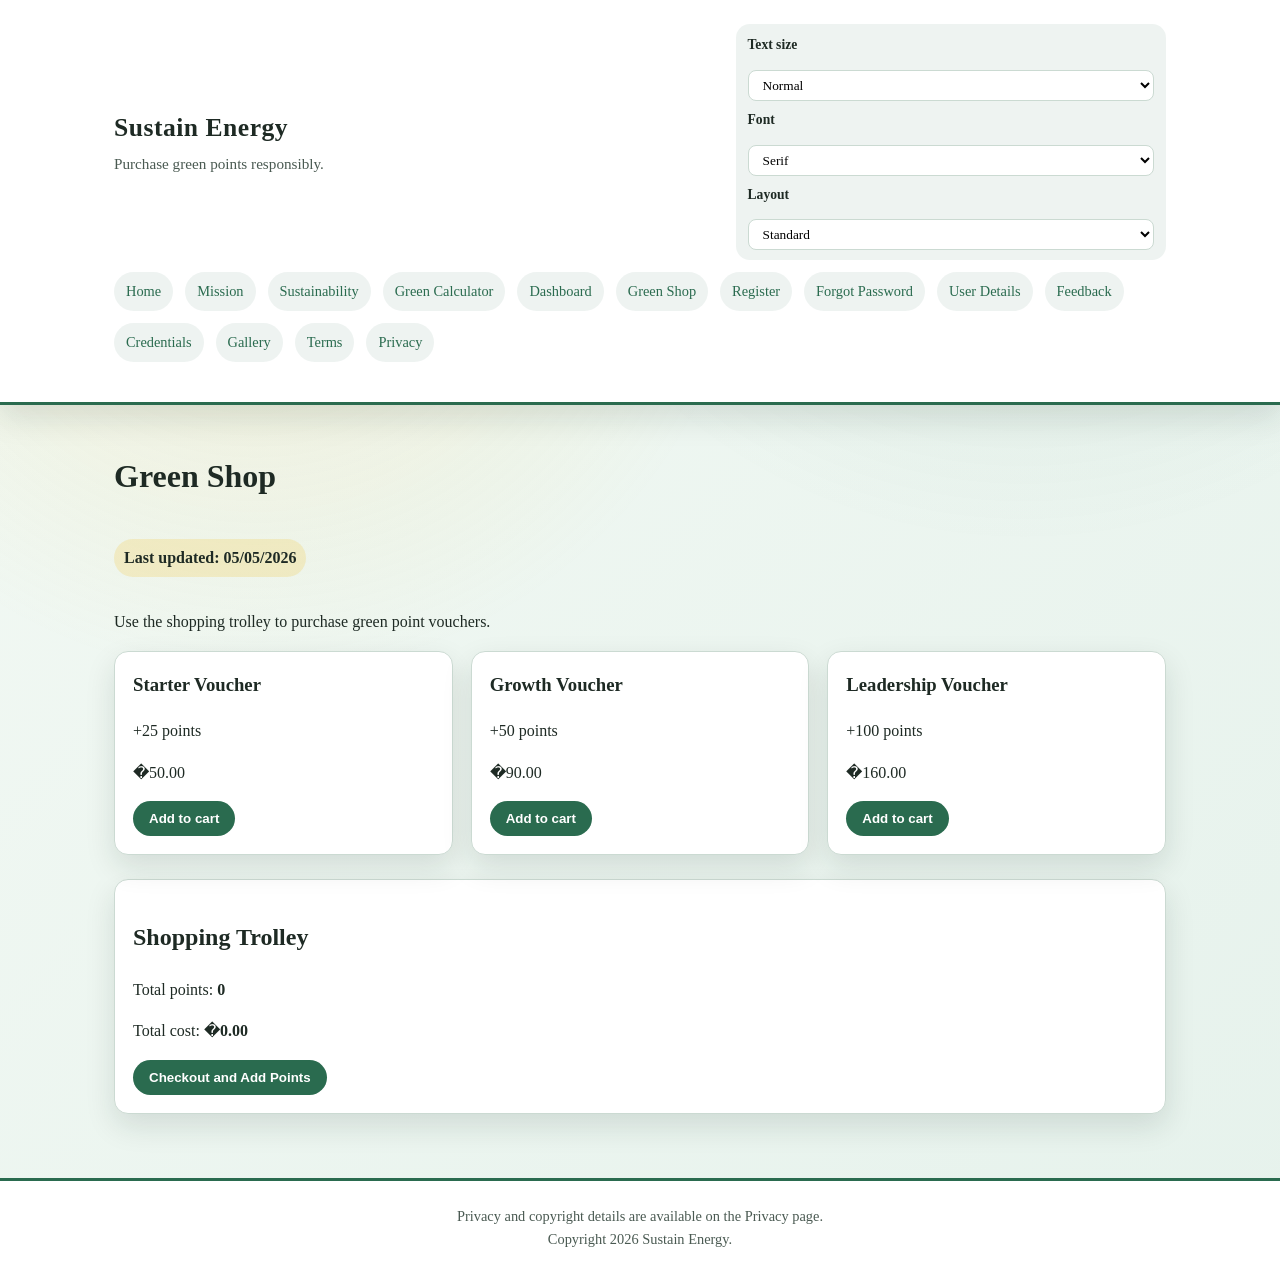
<file: SUSTAIN ENERGY/shop.html>
<!doctype html>
<html lang="en-GB">
<head>
  <meta charset="utf-8">
  <meta name="viewport" content="width=device-width, initial-scale=1">
  <title>Sustain Energy | Green Shop</title>
  <link rel="stylesheet" href="assets/css/styles.css">
  <script src="assets/js/app.js" defer></script>
</head>
<body class="fade-in">
  <header class="site-header">
    <div class="container">
      <div class="top-row">
        <div class="brand">
          <div class="brand-title">Sustain Energy</div>
          <div class="tagline">Purchase green points responsibly.</div>
        </div>
        <div class="view-controls" aria-label="View controls">
          <label for="font-size">Text size</label>
          <select id="font-size">
            <option value="small">Small</option>
            <option value="normal" selected>Normal</option>
            <option value="large">Large</option>
          </select>
          <label for="font-family">Font</label>
          <select id="font-family">
            <option value="serif" selected>Serif</option>
            <option value="sans">Sans</option>
            <option value="mono">Mono</option>
          </select>
          <label for="layout-mode">Layout</label>
          <select id="layout-mode">
            <option value="standard" selected>Standard</option>
            <option value="compact">Compact</option>
            <option value="wide">Wide</option>
          </select>
        </div>
      </div>
      <nav class="site-nav" aria-label="Main navigation">
        <a href="index.html">Home</a>
        <a href="mission.html">Mission</a>
        <a href="sustainability.html">Sustainability</a>
        <a href="activities.html">Green Calculator</a>
        <a href="dashboard.html">Dashboard</a>
        <a href="shop.html">Green Shop</a>
        <a href="register.html">Register</a>
        <a href="forgot-password.html">Forgot Password</a>
        <a href="user-details.html">User Details</a>
        <a href="feedback.html">Feedback</a>
        <a href="credentials.html">Credentials</a>
        <a href="gallery.html">Gallery</a>
        <a href="terms.html">Terms</a>
        <a href="privacy.html">Privacy</a>
      </nav>
    </div>
  </header>

  <main class="container" id="shop-root">
    <h1>Green Shop</h1>
    <p class="badge">Last updated: 05/05/2026</p>
    <p>Use the shopping trolley to purchase green point vouchers.</p>

    <section class="card-grid">
      <article class="card">
        <h3>Starter Voucher</h3>
        <p>+25 points</p>
        <p>�50.00</p>
        <button class="btn" data-add data-name="Starter Voucher" data-points="25" data-price="50">Add to cart</button>
      </article>
      <article class="card">
        <h3>Growth Voucher</h3>
        <p>+50 points</p>
        <p>�90.00</p>
        <button class="btn" data-add data-name="Growth Voucher" data-points="50" data-price="90">Add to cart</button>
      </article>
      <article class="card">
        <h3>Leadership Voucher</h3>
        <p>+100 points</p>
        <p>�160.00</p>
        <button class="btn" data-add data-name="Leadership Voucher" data-points="100" data-price="160">Add to cart</button>
      </article>
    </section>

    <section class="card" style="margin-top:24px;">
      <h2>Shopping Trolley</h2>
      <ul id="cart-list"></ul>
      <p>Total points: <strong id="cart-total-points">0</strong></p>
      <p>Total cost: �<strong id="cart-total-cost">0.00</strong></p>
      <button id="btn-checkout" class="btn">Checkout and Add Points</button>
    </section>
  </main>

  <footer class="site-footer">
    <div>Privacy and copyright details are available on the Privacy page.</div>
    <div>Copyright <span id="footer-year">2026</span> Sustain Energy.</div>
  </footer>
</body>
</html>
</file>
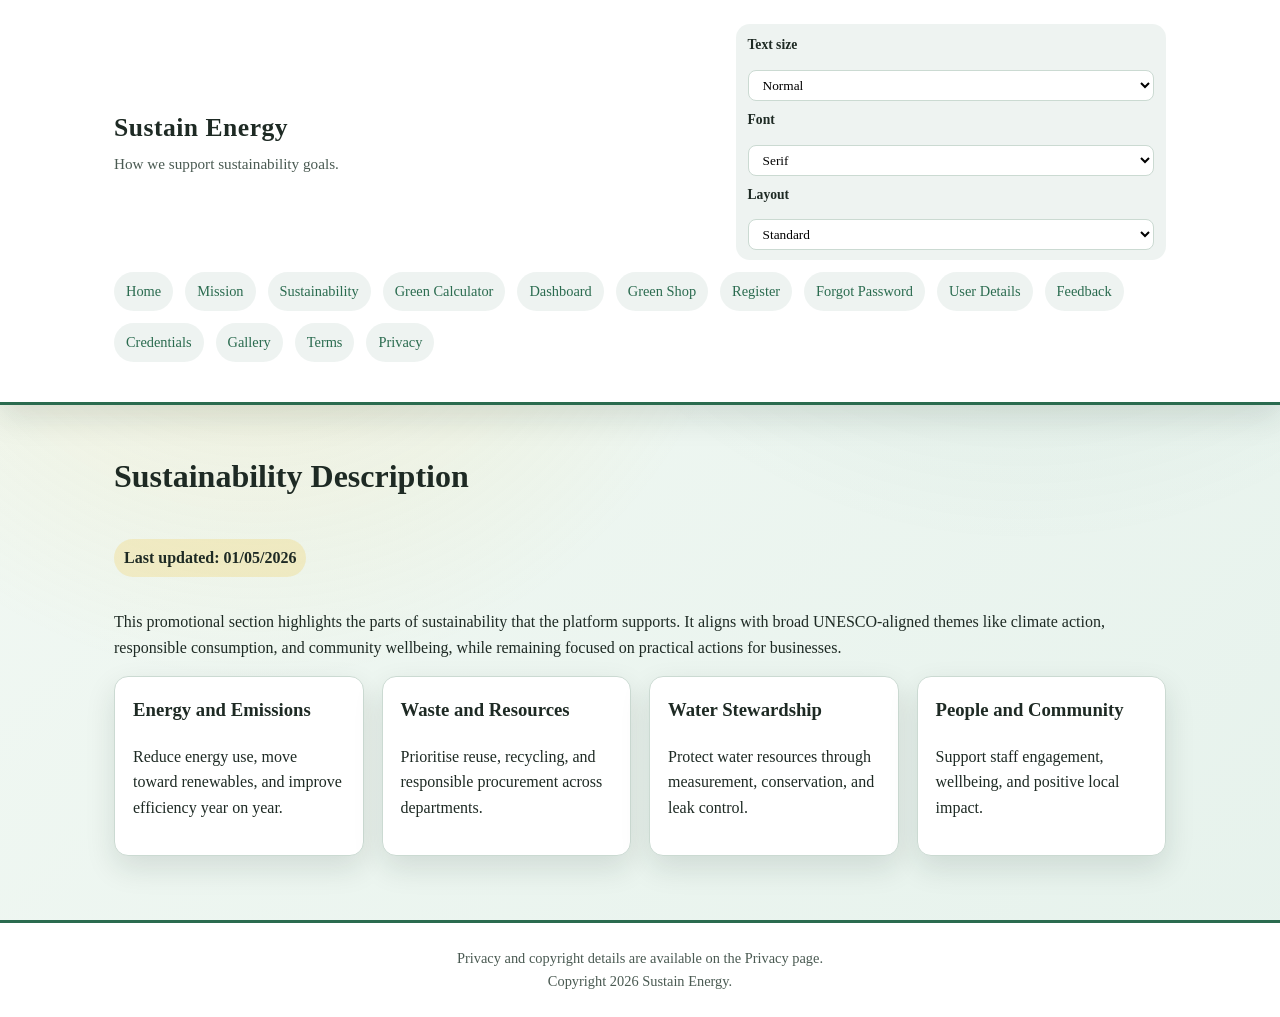
<file: SUSTAIN ENERGY/sustainability.html>
<!doctype html>
<html lang="en-GB">
<head>
  <meta charset="utf-8">
  <meta name="viewport" content="width=device-width, initial-scale=1">
  <title>Sustain Energy | Sustainability Focus</title>
  <link rel="stylesheet" href="assets/css/styles.css">
  <script src="assets/js/app.js" defer></script>
</head>
<body class="fade-in">
  <header class="site-header">
    <div class="container">
      <div class="top-row">
        <div class="brand">
          <div class="brand-title">Sustain Energy</div>
          <div class="tagline">How we support sustainability goals.</div>
        </div>
        <div class="view-controls" aria-label="View controls">
          <label for="font-size">Text size</label>
          <select id="font-size">
            <option value="small">Small</option>
            <option value="normal" selected>Normal</option>
            <option value="large">Large</option>
          </select>
          <label for="font-family">Font</label>
          <select id="font-family">
            <option value="serif" selected>Serif</option>
            <option value="sans">Sans</option>
            <option value="mono">Mono</option>
          </select>
          <label for="layout-mode">Layout</label>
          <select id="layout-mode">
            <option value="standard" selected>Standard</option>
            <option value="compact">Compact</option>
            <option value="wide">Wide</option>
          </select>
        </div>
      </div>
      <nav class="site-nav" aria-label="Main navigation">
        <a href="index.html">Home</a>
        <a href="mission.html">Mission</a>
        <a href="sustainability.html">Sustainability</a>
        <a href="activities.html">Green Calculator</a>
        <a href="dashboard.html">Dashboard</a>
        <a href="shop.html">Green Shop</a>
        <a href="register.html">Register</a>
        <a href="forgot-password.html">Forgot Password</a>
        <a href="user-details.html">User Details</a>
        <a href="feedback.html">Feedback</a>
        <a href="credentials.html">Credentials</a>
        <a href="gallery.html">Gallery</a>
        <a href="terms.html">Terms</a>
        <a href="privacy.html">Privacy</a>
      </nav>
    </div>
  </header>

  <main class="container">
    <h1>Sustainability Description</h1>
    <p class="badge">Last updated: 01/05/2026</p>
    <p>
      This promotional section highlights the parts of sustainability that the platform supports.
      It aligns with broad UNESCO-aligned themes like climate action, responsible consumption,
      and community wellbeing, while remaining focused on practical actions for businesses.
    </p>

    <section class="card-grid">
      <article class="card">
        <h3>Energy and Emissions</h3>
        <p>Reduce energy use, move toward renewables, and improve efficiency year on year.</p>
      </article>
      <article class="card">
        <h3>Waste and Resources</h3>
        <p>Prioritise reuse, recycling, and responsible procurement across departments.</p>
      </article>
      <article class="card">
        <h3>Water Stewardship</h3>
        <p>Protect water resources through measurement, conservation, and leak control.</p>
      </article>
      <article class="card">
        <h3>People and Community</h3>
        <p>Support staff engagement, wellbeing, and positive local impact.</p>
      </article>
    </section>
  </main>

  <footer class="site-footer">
    <div>Privacy and copyright details are available on the Privacy page.</div>
    <div>Copyright <span id="footer-year">2026</span> Sustain Energy.</div>
  </footer>
</body>
</html>
</file>
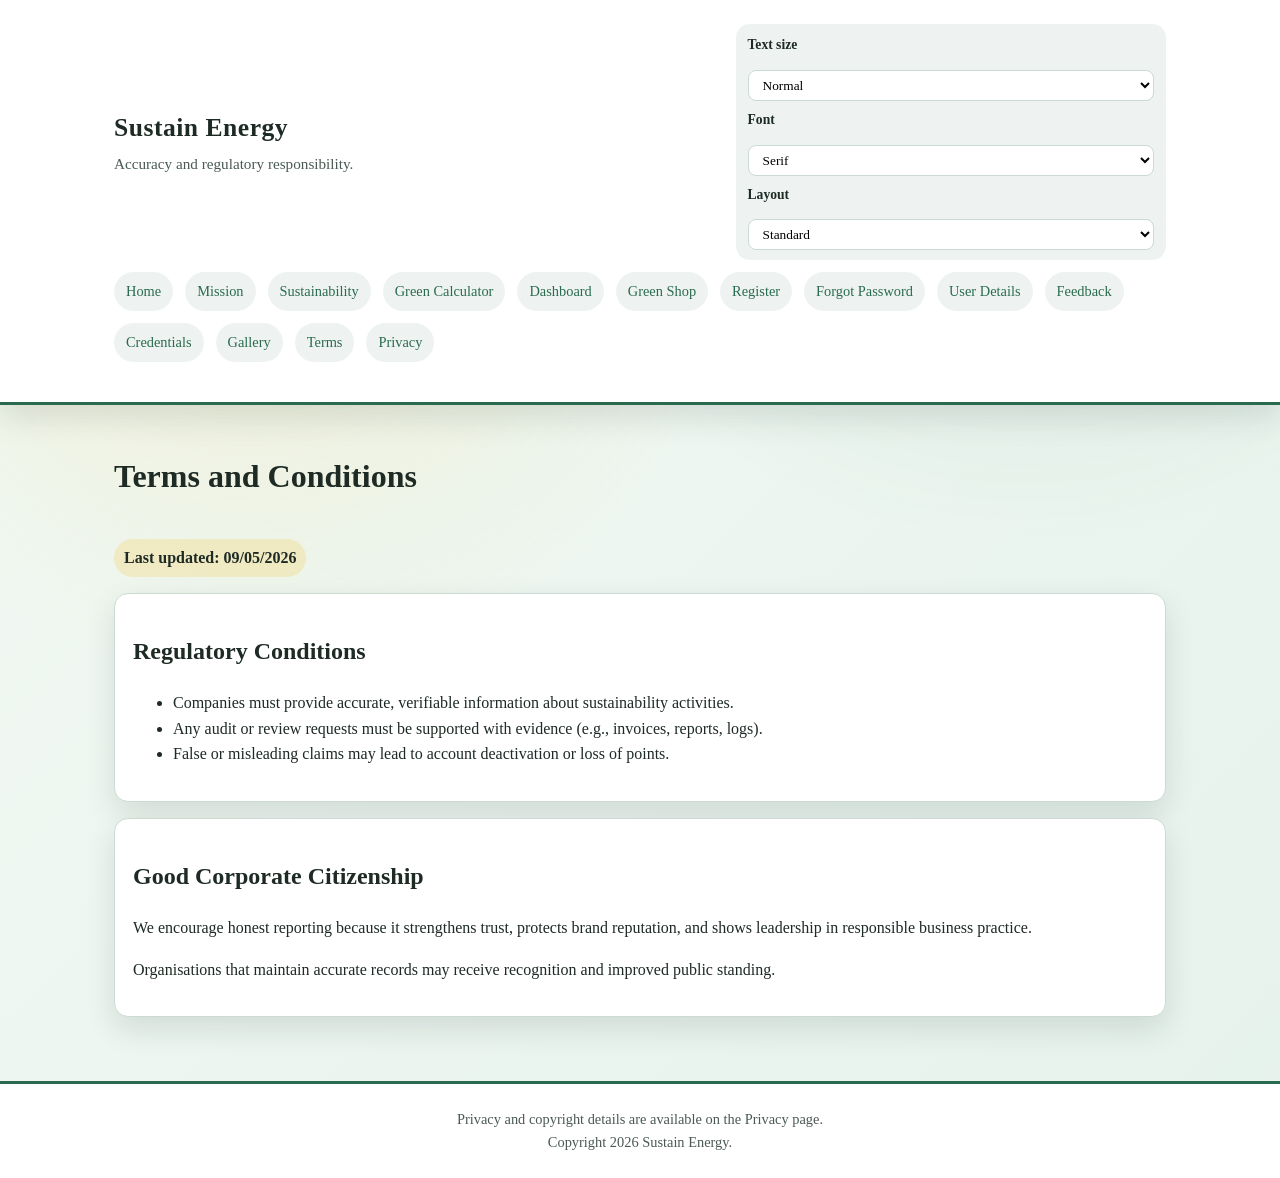
<file: SUSTAIN ENERGY/terms.html>
<!doctype html>
<html lang="en-GB">
<head>
  <meta charset="utf-8">
  <meta name="viewport" content="width=device-width, initial-scale=1">
  <title>Sustain Energy | Terms and Conditions</title>
  <link rel="stylesheet" href="assets/css/styles.css">
  <script src="assets/js/app.js" defer></script>
</head>
<body class="fade-in">
  <header class="site-header">
    <div class="container">
      <div class="top-row">
        <div class="brand">
          <div class="brand-title">Sustain Energy</div>
          <div class="tagline">Accuracy and regulatory responsibility.</div>
        </div>
        <div class="view-controls" aria-label="View controls">
          <label for="font-size">Text size</label>
          <select id="font-size">
            <option value="small">Small</option>
            <option value="normal" selected>Normal</option>
            <option value="large">Large</option>
          </select>
          <label for="font-family">Font</label>
          <select id="font-family">
            <option value="serif" selected>Serif</option>
            <option value="sans">Sans</option>
            <option value="mono">Mono</option>
          </select>
          <label for="layout-mode">Layout</label>
          <select id="layout-mode">
            <option value="standard" selected>Standard</option>
            <option value="compact">Compact</option>
            <option value="wide">Wide</option>
          </select>
        </div>
      </div>
      <nav class="site-nav" aria-label="Main navigation">
        <a href="index.html">Home</a>
        <a href="mission.html">Mission</a>
        <a href="sustainability.html">Sustainability</a>
        <a href="activities.html">Green Calculator</a>
        <a href="dashboard.html">Dashboard</a>
        <a href="shop.html">Green Shop</a>
        <a href="register.html">Register</a>
        <a href="forgot-password.html">Forgot Password</a>
        <a href="user-details.html">User Details</a>
        <a href="feedback.html">Feedback</a>
        <a href="credentials.html">Credentials</a>
        <a href="gallery.html">Gallery</a>
        <a href="terms.html">Terms</a>
        <a href="privacy.html">Privacy</a>
      </nav>
    </div>
  </header>

  <main class="container">
    <h1>Terms and Conditions</h1>
    <p class="badge">Last updated: 09/05/2026</p>

    <section class="card">
      <h2>Regulatory Conditions</h2>
      <ul>
        <li>Companies must provide accurate, verifiable information about sustainability activities.</li>
        <li>Any audit or review requests must be supported with evidence (e.g., invoices, reports, logs).</li>
        <li>False or misleading claims may lead to account deactivation or loss of points.</li>
      </ul>
    </section>

    <section class="card" style="margin-top:16px;">
      <h2>Good Corporate Citizenship</h2>
      <p>
        We encourage honest reporting because it strengthens trust, protects brand reputation,
        and shows leadership in responsible business practice.
      </p>
      <p>
        Organisations that maintain accurate records may receive recognition and improved public standing.
      </p>
    </section>
  </main>

  <footer class="site-footer">
    <div>Privacy and copyright details are available on the Privacy page.</div>
    <div>Copyright <span id="footer-year">2026</span> Sustain Energy.</div>
  </footer>
</body>
</html>
</file>
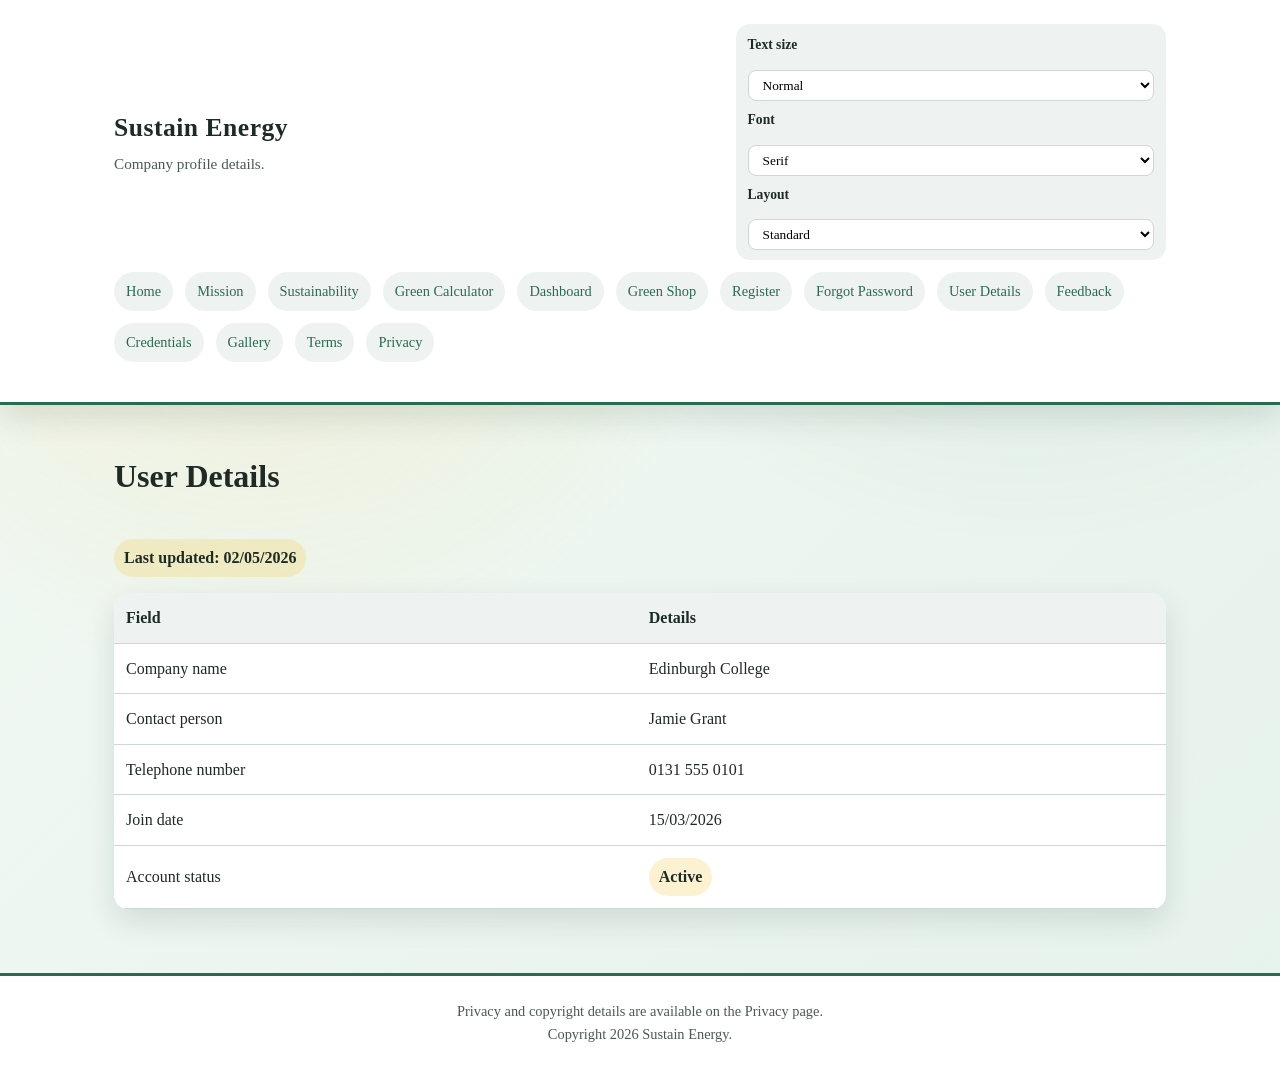
<file: SUSTAIN ENERGY/user-details.html>
<!doctype html>
<html lang="en-GB">
<head>
  <meta charset="utf-8">
  <meta name="viewport" content="width=device-width, initial-scale=1">
  <title>Sustain Energy | User Details</title>
  <link rel="stylesheet" href="assets/css/styles.css">
  <script src="assets/js/app.js" defer></script>
</head>
<body class="fade-in">
  <header class="site-header">
    <div class="container">
      <div class="top-row">
        <div class="brand">
          <div class="brand-title">Sustain Energy</div>
          <div class="tagline">Company profile details.</div>
        </div>
        <div class="view-controls" aria-label="View controls">
          <label for="font-size">Text size</label>
          <select id="font-size">
            <option value="small">Small</option>
            <option value="normal" selected>Normal</option>
            <option value="large">Large</option>
          </select>
          <label for="font-family">Font</label>
          <select id="font-family">
            <option value="serif" selected>Serif</option>
            <option value="sans">Sans</option>
            <option value="mono">Mono</option>
          </select>
          <label for="layout-mode">Layout</label>
          <select id="layout-mode">
            <option value="standard" selected>Standard</option>
            <option value="compact">Compact</option>
            <option value="wide">Wide</option>
          </select>
        </div>
      </div>
      <nav class="site-nav" aria-label="Main navigation">
        <a href="index.html">Home</a>
        <a href="mission.html">Mission</a>
        <a href="sustainability.html">Sustainability</a>
        <a href="activities.html">Green Calculator</a>
        <a href="dashboard.html">Dashboard</a>
        <a href="shop.html">Green Shop</a>
        <a href="register.html">Register</a>
        <a href="forgot-password.html">Forgot Password</a>
        <a href="user-details.html">User Details</a>
        <a href="feedback.html">Feedback</a>
        <a href="credentials.html">Credentials</a>
        <a href="gallery.html">Gallery</a>
        <a href="terms.html">Terms</a>
        <a href="privacy.html">Privacy</a>
      </nav>
    </div>
  </header>

  <main class="container">
    <h1>User Details</h1>
    <p class="badge">Last updated: 02/05/2026</p>

    <table class="table" aria-label="Company details">
      <thead>
        <tr>
          <th>Field</th>
          <th>Details</th>
        </tr>
      </thead>
      <tbody>
        <tr>
          <td>Company name</td>
          <td>Edinburgh College</td>
        </tr>
        <tr>
          <td>Contact person</td>
          <td>Jamie Grant</td>
        </tr>
        <tr>
          <td>Telephone number</td>
          <td>0131 555 0101</td>
        </tr>
        <tr>
          <td>Join date</td>
          <td>15/03/2026</td>
        </tr>
        <tr>
          <td>Account status</td>
          <td><span class="badge">Active</span></td>
        </tr>
      </tbody>
    </table>
  </main>

  <footer class="site-footer">
    <div>Privacy and copyright details are available on the Privacy page.</div>
    <div>Copyright <span id="footer-year">2026</span> Sustain Energy.</div>
  </footer>
</body>
</html>
</file>
<file: SUSTAIN ENERGY/assets/css/styles.css>
:root {
  --bg-1: #f3f9f4;
  --bg-2: #e6f2ec;
  --ink: #1e2a24;
  --muted: #4a5a52;
  --accent: #2a6b4f;
  --accent-2: #f2c94c;
  --card: #ffffff;
  --border: #cbdad2;
  --shadow: 0 12px 30px rgba(20, 40, 30, 0.12);
  --radius: 14px;
  --font-sans: "Gill Sans MT", "Trebuchet MS", sans-serif;
  --font-serif: "Palatino Linotype", "Book Antiqua", serif;
  --font-mono: "Courier New", monospace;
  --max-width: 1100px;
}

* {
  box-sizing: border-box;
}

body {
  margin: 0;
  color: var(--ink);
  background: linear-gradient(135deg, var(--bg-1), var(--bg-2));
  font-family: var(--font-serif);
  line-height: 1.6;
  min-height: 100vh;
}

body::before {
  content: "";
  position: fixed;
  inset: 0;
  background: radial-gradient(circle at 20% 20%, rgba(242, 201, 76, 0.18), transparent 40%),
    radial-gradient(circle at 80% 0%, rgba(42, 107, 79, 0.12), transparent 40%);
  pointer-events: none;
  z-index: -1;
}

body.font-small {
  font-size: 14px;
}

body.font-large {
  font-size: 18px;
}

body.font-sans {
  font-family: var(--font-sans);
}

body.font-mono {
  font-family: var(--font-mono);
}

body.layout-compact {
  --max-width: 900px;
}

body.layout-wide {
  --max-width: 1280px;
}

a {
  color: var(--accent);
  text-decoration: none;
}

a:hover {
  text-decoration: underline;
}

.container {
  max-width: var(--max-width);
  margin: 0 auto;
  padding: 24px;
}

.site-header {
  background: var(--card);
  box-shadow: var(--shadow);
  border-bottom: 3px solid var(--accent);
}

.brand {
  display: flex;
  flex-direction: column;
  gap: 4px;
}

.brand-title {
  font-size: 1.6rem;
  font-weight: 700;
  letter-spacing: 0.5px;
}

.tagline {
  color: var(--muted);
  font-size: 0.95rem;
}

.top-row {
  display: flex;
  flex-wrap: wrap;
  align-items: center;
  justify-content: space-between;
  gap: 16px;
}

.site-nav {
  display: flex;
  flex-wrap: wrap;
  gap: 12px;
  margin-top: 12px;
  padding-bottom: 16px;
}

.site-nav a {
  background: rgba(42, 107, 79, 0.08);
  padding: 8px 12px;
  border-radius: 999px;
  font-size: 0.9rem;
}

.view-controls {
  display: flex;
  flex-wrap: wrap;
  gap: 8px;
  align-items: center;
  background: rgba(42, 107, 79, 0.08);
  padding: 10px 12px;
  border-radius: var(--radius);
  font-size: 0.85rem;
}

.view-controls label {
  font-weight: 600;
}

.view-controls select,
.view-controls button {
  border: 1px solid var(--border);
  background: var(--card);
  padding: 6px 10px;
  border-radius: 8px;
  font-family: inherit;
}

.hero {
  display: grid;
  grid-template-columns: repeat(auto-fit, minmax(240px, 1fr));
  gap: 20px;
  align-items: center;
  margin-top: 24px;
}

.hero-card {
  background: var(--card);
  padding: 24px;
  border-radius: var(--radius);
  box-shadow: var(--shadow);
  border: 1px solid var(--border);
}

.card-grid {
  display: grid;
  grid-template-columns: repeat(auto-fit, minmax(230px, 1fr));
  gap: 18px;
}

.card {
  background: var(--card);
  padding: 18px;
  border-radius: var(--radius);
  border: 1px solid var(--border);
  box-shadow: var(--shadow);
}

.card h3 {
  margin-top: 0;
}

.section-title {
  font-size: 1.3rem;
  margin-top: 32px;
  margin-bottom: 12px;
}

.form-grid {
  display: grid;
  grid-template-columns: repeat(auto-fit, minmax(220px, 1fr));
  gap: 16px;
}

label {
  font-weight: 600;
  display: block;
  margin-bottom: 6px;
}

input,
select,
textarea {
  width: 100%;
  padding: 10px;
  border-radius: 10px;
  border: 1px solid var(--border);
  font-family: inherit;
}

textarea {
  min-height: 120px;
}

.btn-row {
  display: flex;
  flex-wrap: wrap;
  gap: 10px;
  margin-top: 16px;
}

.btn {
  background: var(--accent);
  color: #ffffff;
  border: none;
  padding: 10px 16px;
  border-radius: 999px;
  cursor: pointer;
  font-weight: 600;
}

.btn.secondary {
  background: #4f6a61;
}

.btn.light {
  background: #dfe9e3;
  color: var(--ink);
  border: 1px solid var(--border);
}

.badge {
  display: inline-block;
  padding: 6px 10px;
  border-radius: 999px;
  background: rgba(242, 201, 76, 0.25);
  font-weight: 600;
}

.table {
  width: 100%;
  border-collapse: collapse;
  background: var(--card);
  border-radius: var(--radius);
  overflow: hidden;
  box-shadow: var(--shadow);
}

.table th,
.table td {
  padding: 12px;
  border-bottom: 1px solid var(--border);
  text-align: left;
}

.table th {
  background: rgba(42, 107, 79, 0.08);
}

.gallery {
  display: grid;
  grid-template-columns: repeat(auto-fit, minmax(220px, 1fr));
  gap: 16px;
}

.gallery img {
  width: 100%;
  border-radius: var(--radius);
  border: 1px solid var(--border);
  box-shadow: var(--shadow);
  background: #fff;
}

.notice {
  background: rgba(42, 107, 79, 0.1);
  border-left: 4px solid var(--accent);
  padding: 12px 16px;
  border-radius: 10px;
}

.site-footer {
  margin-top: 40px;
  padding: 24px;
  background: var(--card);
  border-top: 3px solid var(--accent);
  text-align: center;
  font-size: 0.9rem;
  color: var(--muted);
}

.fade-in {
  animation: fadeIn 0.8s ease-out;
}

@keyframes fadeIn {
  from {
    opacity: 0;
    transform: translateY(10px);
  }
  to {
    opacity: 1;
    transform: translateY(0);
  }
}

@media (max-width: 700px) {
  .site-nav {
    gap: 8px;
  }
  .top-row {
    flex-direction: column;
    align-items: flex-start;
  }
}
</file>
